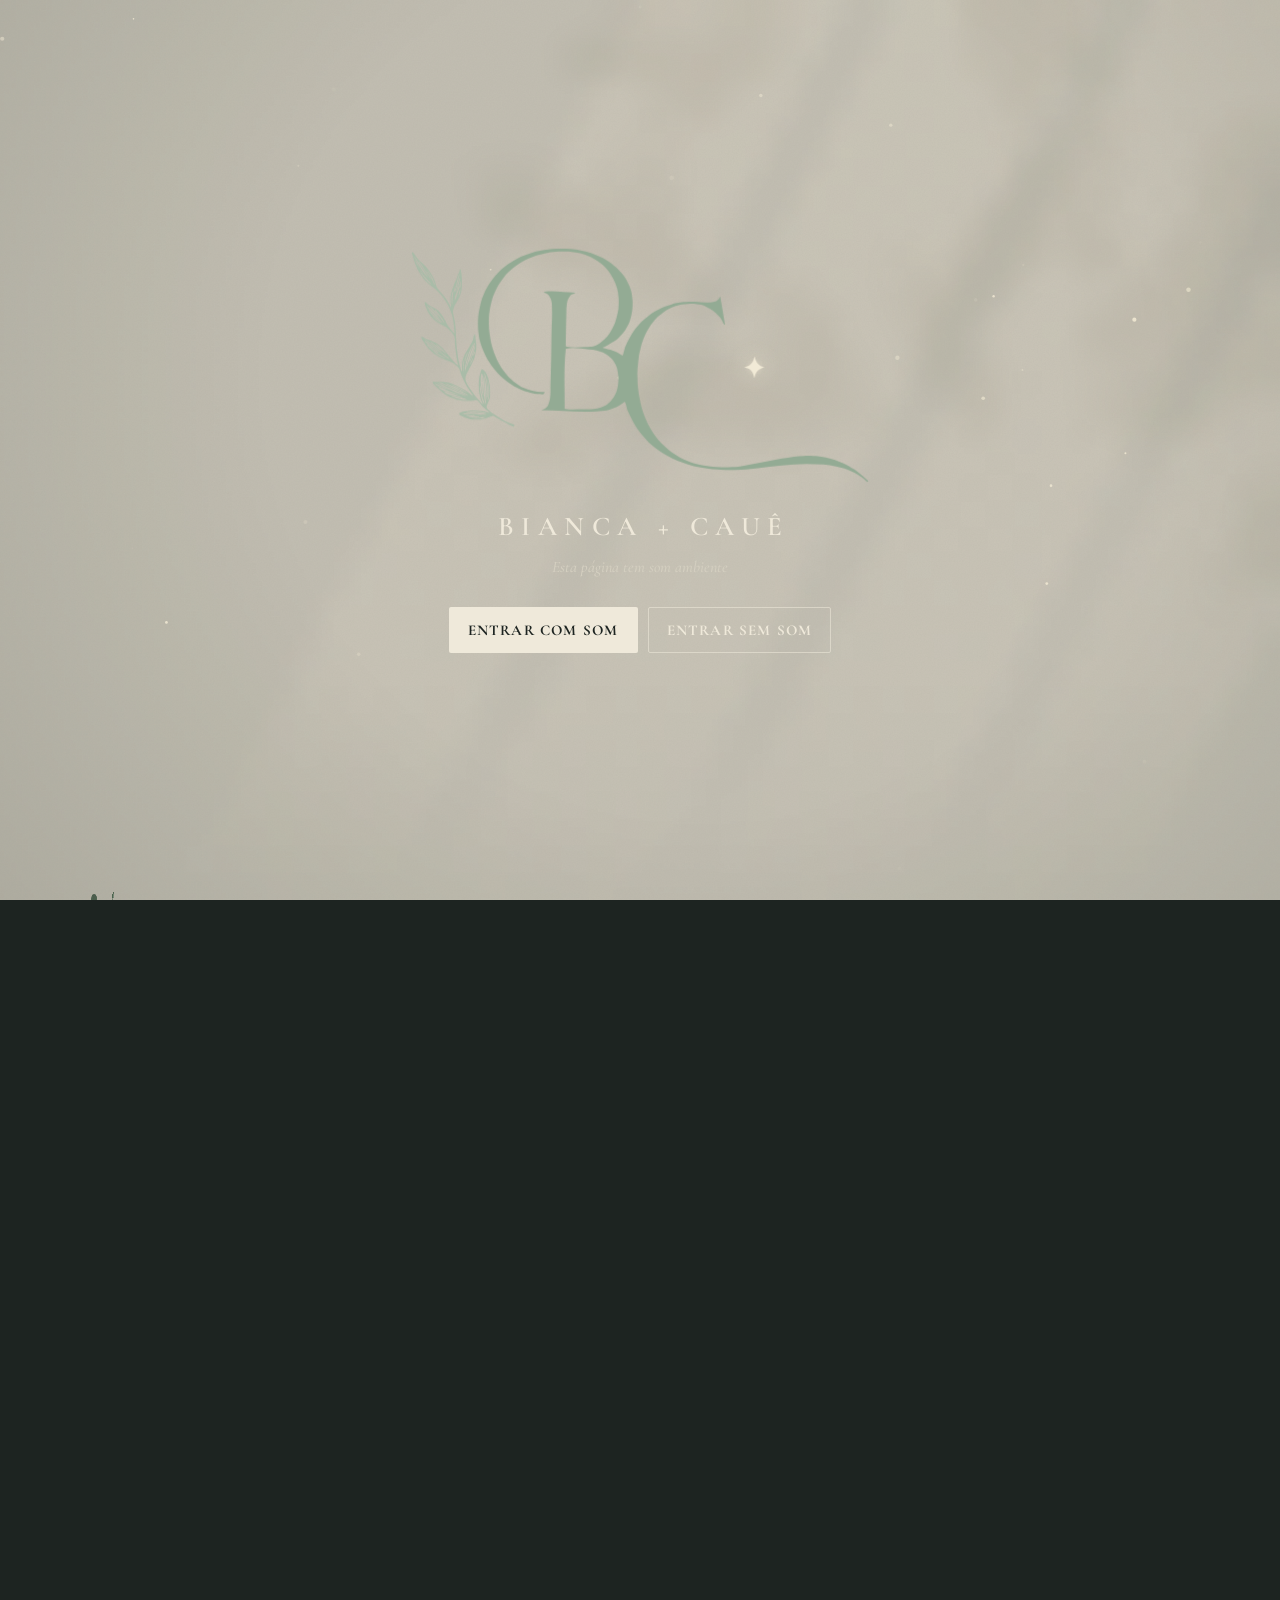
<file: index.html>
<!doctype html>
<html lang="pt-BR">
<head>
<meta charset="utf-8">
<meta name="viewport" content="width=device-width, initial-scale=1, viewport-fit=cover">
<title>Bianca + Cauê, 02 de dezembro de 2026</title>
<meta name="description" content="Te convidamos para celebrar o nosso casamento. Almoço na quarta-feira, 02 de dezembro de 2026, às 13h30, no Rio de Janeiro.">
<meta name="theme-color" content="#1d2421">

<!-- Prévia do link no WhatsApp -->
<meta property="og:type" content="website">
<meta property="og:title" content="Bianca + Cauê">
<meta property="og:description" content="Te convidamos para celebrar o nosso casamento. 02 de dezembro de 2026.">
<meta property="og:url" content="https://caueissa.github.io/convite-bianca-caue/">
<meta property="og:image" content="https://caueissa.github.io/convite-bianca-caue/convite-final.jpg?v=3">
<meta property="og:image:width" content="1080">
<meta property="og:image:height" content="1350">
<meta property="og:image:alt" content="Convite de casamento de Bianca e Cauê, com ramo de eucalipto">

<link rel="preconnect" href="https://fonts.googleapis.com">
<link rel="preconnect" href="https://fonts.gstatic.com" crossorigin>
<link href="https://fonts.googleapis.com/css2?family=Cormorant+Garamond:ital,wght@0,500;0,600;0,700;1,300;1,500&family=Bodoni+Moda:opsz,wght@6..96,500&display=swap" rel="stylesheet">
<link rel="stylesheet" href="estilo.css?v=3">
<script>document.documentElement.classList.add("js");</script>
</head>
<body>
  <!-- Cenário: parede, monograma, ramo, luz e poeira -->
  <div id="palco" aria-hidden="true">
    <div class="parede"></div>
    <!-- Monograma atrás do nome (o mesmo da entrada): surge com a rolagem, o raminho vem
         da esquerda e a estrela da direita; depois o raminho balança e a estrela cintila -->
    <div id="mono">
      <svg class="mono-logo" viewBox="0 0 2166 1114" xmlns="http://www.w3.org/2000/svg" focusable="false">
        <g class="mono-ramo"><path class="mn-ramo" fill-rule="evenodd" d="M10 25c1 0 1 0 2 0 0 1 1 1 2 1 8 8 13 18 20 27 3 4 8 9 12 13 9 9 20 18 29 27 5 6 10 12 14 18 5 8 10 15 15 23 3 5 5 11 8 16 2 4 3 8 5 12 3 8 5 17 8 25 1 3 3 7 5 9 4 7 10 12 15 18 7 8 14 16 20 24 6 9 12 18 17 27 3 5 5 11 8 15 0 1 1 2 2 3 0-1 1-1 1-2 1-7-2-14-2-21 0-10-1-20 0-29 1-7 3-14 5-21 2-10 6-19 10-29 1-5 3-11 6-16 2-5 5-9 7-14 1-4 2-7 3-11 3-9 8-18 11-27 0-2 0-4 1-6 0-1 1-1 2-2 1 0 2 1 3 2 2 14 5 29 5 44 1 7 1 14 0 21 0 11 0 22-2 33 0 4-2 8-3 12-2 6-4 12-6 17-7 16-17 29-24 44-2 5-4 11-5 16-1 3-2 6-2 9 0 5 1 10 2 15 2 14 7 27 8 40 4 31 4 62 6 93 2 19 3 37 6 55 2 18 5 35 10 52 1 3 2 5 3 8 1 5 2 9 3 14 1 2 1 4 3 5 0 1 0 1 1 1 0 0 0-1 0-1 2-7 0-14 0-22 0-5 1-11 2-17 0-6 1-11 3-16 1-4 2-8 4-12 1-4 3-7 4-11 9-17 21-33 30-51 3-5 6-10 8-16 3-8 3-17 7-25 0-1 1-2 2-3 1 0 1 0 2 0 1 1 1 2 1 3 1 4 1 8 1 12 1 11 3 21 4 32 0 8 0 17-1 25-1 7-2 14-4 21-1 5-2 10-3 15-3 10-7 19-12 28-6 14-15 28-22 42-2 4-5 9-6 13-1 4-2 7-3 11 0 2 0 5 0 7 0 4 0 8 2 11 4 12 11 22 18 33 6 9 12 18 19 27 6 8 12 16 18 23 6 7 12 15 18 21 2 2 4 3 6 5 0-1 0-1 0-1 0-1 0-3-1-4-1-4-4-7-5-11-1-2-2-4-3-7-2-8-4-17-6-26-2-9-3-18-3-28-1-8-1-17 0-26 0-8 1-16 2-24 1-7 3-14 5-20 1-5 2-10 4-15 1-1 2-2 2-2 1-1 2-1 3-1 2 1 5 3 7 5 4 4 8 8 11 13 3 5 5 11 7 16 2 7 5 13 6 20 3 11 4 22 5 32 1 11 1 22 1 33 0 4 0 9-1 13-1 5-3 11-5 16-2 6-6 12-8 18-1 5-3 9-2 14 0 2 0 3 1 5 4 5 9 8 13 11 7 6 15 12 23 17 9 7 19 13 29 19 11 7 23 14 35 19 9 4 20 4 28 10 1 0 1 1 1 1 1 1 1 2 1 2-1 2-2 3-3 5-2 0-4 0-7-1-13-4-24-11-36-18-19-9-36-21-54-31-1 0-2 0-4 1-8 2-16 6-24 8-5 2-10 4-16 5-5 1-11 2-17 3-9 1-19 1-28 1-6 0-11-1-17-2-6-1-11-2-17-4-5-2-10-4-15-6-5-2-11-4-16-7-2-2-4-3-6-5 0-1 0-1-1-2 1-1 1-2 1-3 1-2 3-3 5-4 4-2 9-3 13-5 7-1 14-2 21-3 5-1 10-1 16-2 11 0 22 0 34 1 9 1 18 2 27 3 8 2 17 5 25 7 1 0 1 0 1 0 0 0 0-1-1-1-8-10-20-17-29-26-11-10-17-25-30-33-1 0-2 0-3 0-4 0-8 1-11 2-9 1-17 1-26 1-6 0-13 0-20 0-11-1-21-3-32-5-9-3-18-6-26-9-8-3-15-7-22-11-6-3-11-6-16-10-8-6-15-12-22-19-8-7-16-14-23-22-2-3-5-5-6-9-1-1 0-2-1-3 1 0 2-1 2-1 5 0 9 1 13 1 9 0 18-2 27-1 6 0 13 1 19 2 7 1 14 2 21 4 8 3 17 7 25 10 6 3 13 6 19 10 12 6 24 13 36 20 9 6 17 14 27 19 0 0 1 0 2 1 0-1 0-1 [base64] 0-1 0-2 0-3 1 0 2 0 3-1 7 4 13 9 20 12 12 6 26 9 38 15 7 3 14 7 20 11 5 3 8 7 12 10 5 5 11 10 16 16 13 15 25 31 38 46 8 9 14 19 24 24 1 1 2 0 2 1 0-1 1-2 1-2-1-3-2-5-3-7-4-16-6-32-8-48-2-16-4-32-5-48 0-8 0-15-1-23 0-2-1-4-1-7-1-1-1-2-2-4-3-5-6-10-10-15-4-4-8-9-13-13-7-6-14-11-22-16-13-8-27-15-40-24-6-5-12-11-18-17-2-2-4-4-5-6-4-5-8-10-11-15-4-6-7-13-10-20-2-5-4-10-6-15-1-4-3-9-3-13 0-1 1-2 1-3 1 0 2 0 3 0 6 3 9 9 14 12 9 6 20 10 29 16 4 2 8 4 11 7 4 3 8 6 11 10 6 6 11 13 16 20 8 12 14 26 21 39 3 4 6 9 9 13 7 11 16 20 24 30 0-1 1-2 [base64] 0-1 1-2 1-3zM20 46c0 1 0 1 0 2 1 3 3 5 4 7 6 11 12 22 19 32 12 18 22 39 38 54 1 0 1 1 2 1 0-1 0-2-1-3 0-1-2-2-3-3-5-8-10-17-15-25-12-19-24-39-37-57-2-3-5-5-7-8zM24 62c1 3 2 6 3 9 1 3 3 5 4 8 3 5 7 10 11 15 1 2 3 4 5 6-7-12-15-25-23-38zM39 67c13 20 28 39 39 60 1 1 1 2 1 3 1 1 2 3 3 4 1 0 1 0 1 0-1-2-1-4-2-6-3-6-6-11-9-16-5-8-10-15-14-23-3-4-6-8-9-12-2-3-4-5-6-8-1-1-3-1-4-2zM41 99c0 0 0 1 0 1 1 1 2 2 4 3-2-1-3-3-4-4zM72 104c7 14 13 28 21 41 2 2 3 4 5 6 0-1 0-2-1-4-2-6-5-11-9-16-4-8-8-17-14-24 0-1-1-2-2-3zM46 105c2 4 4 8 7 11 3 4 6 8 9 12 0-1 0-2 0-2 0-2-2-4-3-5-4-6-9-11-13-16zM80 109c8 14 15 27 22 41 3 7 6 15 9 21 2 4 4 6 6 10 0-2 0-4-1-6-1-5-3-9-5-14-2-5-4-10-6-15-4-7-8-13-12-20-2-4-4-7-7-10-2-3-4-5-6-7zM47 115c0 1 0 1 1 2 1 4 4 8 6 11 5 7 10 14 15 20 5 6 10 11 15 16 4 4 8 8 12 11 1 1 3 1 4 2 0-1-1-3-2-4-6-9-16-16-23-25-10-10-19-22-28-33zM232 130c-1 2-2 3-3 4-4 9-6 19-8 29-3 11-4 22-7 33-1 3-2 5-3 8 0 3 1 5 1 8 2-7 5-13 6-20 4-14 7-29 10-43 1-4 3-8 4-13 1-1 1-3 1-5 0 0-1 0-1-1zM233 146c-1 5-3 10-5 15-3 14-5 28-9 42-1 4-3 7-3 11-1 1 0 2 0 2 3-8 6-16 9-25 3-9 5-18 7-27 1-5 2-9 3-14 0-1-1-3-1-4 0 0 0 0-1 0zM239 160c-1 2-2 4-2 6-1 6-1 11-1 17-1 4-3 8-3 12 0 1 1 2 1 2 0 0 1-1 1-1 3-7 4-14 5-21 0-3 0-6 0-9 0-2 0-4-1-6zM233 175c0 1-1 2-2 3-2 6-3 12-5 18-5 17-15 33-16 50 0 2 0 3 1 4 0 0 1-1 2-1 1-2 1-3 2-5 5-12 9-24 12-36 3-9 6-18 6-28 1-2 0-3 0-5zM213 181c-2 6-4 12-5 18-1 4-3 8-2 12 0 1 0 1 0 2 1-1 1-1 2-2 1-2 2-5 3-7 0-3 0-7 0-10 1-4 2-8 3-12 0 0 0-1-1-1zM237 200c-1 0-1 1-2 1-4 9-5 20-7 30 1-1 2-1 2-2 1-2 2-4 3-6 2-6 4-13 4-20 0-1 0-2 0-3zM203 208c-1 2-3 4-4 6-1 5-2 11-3 16-1 12-1 24 0 36 0 2 1 3 1 5 1 0 1-1 1-1 1-2 1-3 1-5 1-6 0-12 1-18 0-12 3-24 3-36 0-1 0-2 0-3zM79 277c1 2 2 4 3 6 2 3 4 6 7 9 6 8 12 15 19 22 6 6 12 12 18 17 6 4 12 9 17 13-1-2-1-3-3-5-17-21-37-40-56-59-1-1-2-2-3-3-1 0-1 0-2 0zM91 282c1 1 2 3 3 4 5 7 12 12 18 18 5 6 10 12 16 18 2 2 3 5 6 6 0 0 1 1 1 1 0-1 0-2 0-2-1-3-3-5-5-7-8-10-15-21-24-30-3-3-6-5-10-6-1-1-3-2-5-2zM86 295c1 1 1 2 1 3 2 4 6 8 9 12 5 6 11 12 16 17 10 9 21 18 32 26 3 2 6 3 9 5-1-2-2-3-3-4-11-12-26-20-38-32-9-8-17-18-26-27zM117 296c0 0 0 1 0 2 4 11 15 19 22 29 6 8 10 16 16 23 1 2 3 5 5 6 1 1 2 1 3 2-3-5-6-11-9-16-3-6-7-11-11-16-6-9-13-18-20-26-2-1-3-3-4-4-1 0-2 0-2 0zM105 325c0 0 0 0 0 1 1 2 3 4 4 5 4 4 7 8 11 11 6 5 13 10 20 14 2 1 4 1 6 2-7-5-14-10-20-15-7-6-14-12-21-18zM69 437c1 1 2 3 3 4 4 3 9 5 13 8 22 16 40 35 61 51 9 8 18 15 28 22 4 2 7 4 11 6-3-3-5-6-7-8-2-2-4-3-6-4-24-18-45-38-68-57-5-4-10-7-15-11-6-4-11-8-18-11-1 0-1 0-2 0zM70 444c0 0 0 2 1 2 2 3 4 4 6 6 12 11 23 20 36 30 3 3 7 5 10 8 4 2 7 5 11 6 1 1 1 1 2 1-1-2-2-3-4-5-4-4-9-7-14-10-11-9-21-19-32-28-2-2-4-3-6-5-3-2-7-4-10-5zM97 448c0 1 0 2 0 2 3 2 6 4 8 6 15 12 28 26 44 36 1 1 2 1 3 2-1-1-1-2-1-2-10-13-24-23-37-34-3-3-6-5-9-7-2-1-3-2-5-3-1 0-2 0-3 0zM303 453c0 1-1 2-2 3-3 6-4 13-6 19-2 5-5 10-7 14-4 10-7 20-10 29-3 10-6 20-9 30-1 6-2 13-3 19 1-1 2-2 2-4 2-4 3-8 4-13 2-4 4-9 6-13 9-26 20-52 26-79 1-1 1-2 1-4 0 0-1 0-2-1zM298 455c-6 12-12 23-17 34-4 8-7 16-9 24-3 9-6 18-8 27-2 9-4 17-5 26 0 6 0 12 0 18 0-1 1-1 1-2 5-10 4-22 6-33 3-10 5-20 9-31 4-12 8-24 13-36 2-5 5-9 7-15 1-4 2-8 3-12zM121 458c0 1 0 1 0 1 8 8 15 16 23 23 8 7 14 14 23 20 0 0 1 1 2 1 0 0 0-1 0-1-1-4-5-6-7-9-4-5-9-9-13-14-6-5-12-11-19-16-3-2-6-3-9-5zM79 459c2 3 3 6 5 8 4 4 8 7 12 11 10 7 20 14 30 20 3 2 7 3 10 5-2-2-4-4-6-6-7-5-15-10-23-15-8-7-15-16-25-22-1 0-2-1-3-1zM305 467c-3 6-5 13-7 19-5 14-8 28-13 42-1 2-3 4-4 6 0 2 0 4 0 5 0 0 1 0 1-1 2-1 2-3 3-5 4-9 7-17 11-26 3-9 5-19 8-29 1-3 2-7 2-10 0-1 0-1 0-1-1 0-1 0-1 0zM304 491c-2 6-5 13-7 19 0 2 0 3 0 4 2-3 5-6 6-10 2-3 2-7 2-11 0-1 0-1-1-2zM109 491c1 1 1 2 2 3 2 2 3 3 5 4 6 5 12 9 19 13 7 4 15 8 23 11 2 1 5 2 8 3-2-2-4-4-7-5-7-5-16-8-23-13-8-4-15-10-22-14-2-1-3-1-5-2zM271 496c-1 1-2 2-2 3-2 2-3 5-4 8-2 4-3 7-4 11-1 7-2 13-3 20-1 4-1 8-1 11 3-11 5-22 8-34 2-5 5-10 6-15 0-1 0-2 0-4zM295 524c-3 6-6 13-9 19-1 3-2 5-3 7 0 1 1 2 1 2 2-3 4-6 5-9 2-3 4-7 5-11 1-2 2-4 2-6 0 0 0-1 0-2 0 0 0 0-1 0zM256 527c-1 1-2 2-2 3-1 2-1 3-1 4-2 8-3 16-4 23 0 6 0 12 0 18 0 4 0 7 1 11 0 1 0 2 1 3 0-11 0-21 1-32 1-10 3-20 4-30zM273 568c0 1-1 1-1 2 0 1-1 2-1 3 1-1 2-1 2-2 0-1 0-2 0-3zM349 595c3 11 6 23 9 35 1 5 2 10 2 16 2 11 2 22 3 33 0 11 0 21 0 32 1-1 2-2 2-3 1-4 1-9 1-14 0-6 0-12 0-18 0-8-1-16-2-24-1-11-2-22-5-32-2-7-3-15-7-22 0-1-2-2-3-3zM336 596c0 1-1 2-1 2-1 3-1 6-1 8-1 6-1 11-1 16-1 10 0 20 1 30 1 8 2 16 3 24 2 7 3 14 5 20 1 3 2 6 3 9-1-12-3-24-3-36-2-24 2-48-4-71 0-1 0-1-1-2 0 0 0 0-1 0zM342 597c0 1 0 1-1 2-4 20 1 41 3 61 1 21 4 43 8 64 0 3 1 7 2 10 0 2 1 4 2 6 0-2 1-5 1-7 0-12-3-24-4-36-1-8-1-16-2-24-2-22-3-45-7-67 0-3-1-6-2-9zM348 605c2 23 3 47 5 71 1 12 2 25 4 37 0 2 1 3 1 5 1 0 1 0 1 1 1-9 1-19 1-28 0-9 0-19-1-29-1-7-2-14-3-21-1-7-2-14-4-22-1-5-3-9-4-14zM364 625c0 1 0 2 0 3 0 1 0 2 1 3 2 10 3 21 4 31 0 10 0 20 0 29 0 6 0 11-1 17-1 4-2 8-3 12 0 1 1 2 1 3 1-2 2-3 3-6 1-3 2-6 2-9 2-11 2-22 2-33-1-11-2-22-4-33-1-4-1-8-3-12 0-1-1-3-2-5zM141 640c-1 0-2 0-3 0 0 1 0 1 0 2 10 4 20 7 30 12 15 6 29 15 44 22 14 6 28 11 42 17 5 2 9 4 14 5 1 1 3 1 4 1-1-1-2-3-4-4-14-9-31-12-47-19-21-10-41-21-62-31-3-1-6-3-9-4-3 0-6-1-9-1zM164 642c2 2 4 4 6 5 12 7 24 12 36 18 8 4 16 8 25 11 5 3 11 6 16 7 2 1 3 1 5 1-5-3-10-6-16-9-15-9-31-17-48-24-6-3-13-6-20-8-1 0-3 0-4-1zM118 643c-1 0-1 1-1 1 1 1 1 2 2 3 4 3 9 6 14 9 14 7 29 12 43 17 3 1 6 1 8 2-22-11-44-21-66-32zM127 643c2 1 4 3 7 4 25 14 52 26 79 37 8 3 15 6 23 9 8 2 15 6 24 8 1 0 3 0 4 0-2-1-3-2-5-3-12-6-25-9-37-15-22-9-43-21-66-31-8-3-16-7-24-9-2 0-4 0-5 0zM193 649c2 1 3 2 5 3 11 7 23 11 35 17 8 5 16 10 25 14 3 2 7 3 10 4-2-1-4-3-7-5-6-4-12-8-19-12-6-3-12-6-18-9-8-4-15-8-23-10-3-1-6-1-8-2zM330 650c0 5-1 10-1 14 1 12 3 25 5 36 2 9 4 17 7 25 2 4 3 8 6 11 0 2 1 3 2 4 0-2 0-5 0-7-1-6-4-12-6-19-3-9-5-18-7-28-2-10-2-21-5-31 0-2-1-3-1-5zM134 659c0 1 0 1-1 1 1 1 2 2 3 3 3 3 6 6 9 8 5 3 11 5 16 8 5 2 9 3 14 5 12 4 25 6 37 10 7 2 13 5 20 7 3 0 5 1 7 1-1 0-2 0-3-1-6-1-11-5-16-7-29-13-58-23-86-35zM160 683c0 1 1 2 2 2 3 3 8 5 12 7 7 2 14 4 21 6 12 4 25 7 38 10 4 1 8 2 12 2 1 1 3 0 4 0-3-1-6-2-9-3-8-3-17-6-26-9-17-5-34-12-51-15-1 0-2 0-3 0zM191 701c4 2 7 5 11 6 10 4 21 7 32 9 5 1 11 2 16 3 6 0 12 2 18 0 0 0 1 0 1-1 0 0 0 0-1 0-15-7-32-6-48-10-8-1-16-4-24-6-2 0-3 0-5-1zM295 775c-8 1-16 1-24 2-2 0-4 1-5 1-1 0-1 1-1 1 1 0 1 0 2 1 12 2 25-2 37-1 19 0 37 3 55 4-1 0-3-1-4-2-8-2-16-3-23-4-6-1-11-1-17-1-7-1-13-1-20-1zM279 782c-8 0-17 0-25 2-2 0-5 1-7 2 0 0-1 1-1 1 1 0 1 0 2 0 11 2 23-1 35-1 24 0 49 5 73 3 2 0 3-1 5-1-1-1-2-1-4-1-14-3-28-4-42-5-5 0-10 0-16-1-7 0-13 1-20 1zM293 790c4 0 8 0 13 0-2 0-4 0-6-1-3 0-5 1-7 1zM318 791c0 1 1 1 1 1 3 0 6 1 9 1 3 0 7 0 11-1-2 0-5-1-7-1-5 0-9 0-14 0zM264 792c-1 0-1 0-2 0 0 1 1 1 1 2 3 0 5 1 8 1 9 1 18 2 28 2 6 0 12-1 17-1-5-1-11-2-16-2-12-2-24-4-36-2zM357 794c-1 0-2 1-3 1 1 0 1 0 2 0 1 0 3 0 4-1-1 0-2 0-3 0zM276 799c0 0-1 1-1 1 1 0 3 1 4 1 7 1 15 1 23 1 6 1 12 1 19 0 2-1 4-2 6-2-3 0-6-1-8-1-15-1-29 0-43 0zM349 801c-9 0-19 3-28 4-11 1-21 1-32 1 5 0 9 1 14 2 9 0 19 0 28-1 6 0 11-1 17-3 1-1 3-1 4-2-1 0-2-1-3-1z"/></g>
        <path class="mn-letras" fill-rule="evenodd" d="M733 8c16 1 32 1 48 3 15 3 31 6 46 10 17 4 33 10 48 16 11 4 22 9 33 15 13 8 26 16 39 24 8 7 16 13 24 20 7 6 12 12 18 19 7 7 13 14 19 22 7 10 13 21 18 32 4 7 7 15 10 23 4 9 6 19 8 29 2 12 3 25 4 37 0 11 0 22-1 33-1 9-2 18-4 26-3 14-6 27-11 40-6 12-12 24-20 36-7 10-15 19-24 28-5 6-10 10-16 15-7 5-14 10-21 14-7 5-15 10-23 14-7 4-15 7-22 10 16 5 34 8 50 14 7 2 13 5 20 9 8 4 15 9 23 14 1-1 2-2 3-2 4-13 7-26 11-39 3-7 6-14 9-21 5-9 9-18 14-26 5-10 11-19 17-28 6-8 13-16 20-24 6-7 12-14 18-20 9-8 18-16 27-23 10-8 21-16 32-23 9-5 17-10 27-14 8-4 16-8 24-11 10-4 20-7 30-10 7-3 15-5 24-6 10-2 20-4 31-5 8-1 17-1 25-2 11 0 21 0 32 0 18 1 36 4 54 4 8 0 16 0 24-1 7-1 15-2 22-6 4-2 7-6 10-9 2-3 4-7 6-11 1 0 2 1 2 1 8 44 15 88 22 132-2 0-3-1-4-2-6-7-8-17-14-25-4-6-8-11-13-16-8-9-17-17-27-25-8-6-18-12-27-16-8-5-17-8-26-11-7-2-14-3-21-3-15-2-29-2-43-1-10 0-20 2-29 3-10 2-19 4-29 7-12 4-24 9-35 15-8 4-16 10-23 15-8 6-15 12-23 18-6 6-13 13-19 20-11 13-21 27-29 41-10 16-17 34-24 51-4 10-7 21-10 31-3 14-6 27-9 40-3 23-5 46-7 68-1 14-1 28 0 42 0 13 0 27 2 41 2 23 6 46 11 69 2 11 5 22 8 32 3 11 7 22 11 33 5 11 9 22 14 33 5 10 11 21 16 30 6 10 13 20 19 29 5 7 11 15 16 21 9 10 17 19 27 28 8 8 17 16 26 23 6 5 12 9 18 13 7 5 15 10 24 15 8 4 16 9 24 13 11 5 23 10 34 14 9 3 18 6 28 8 13 4 27 7 41 9 11 2 22 4 33 5 13 1 27 2 41 2 17 1 35 0 53-1 12 0 24-2 36-3 17-3 34-6 50-9 50-8 99-19 148-28 19-3 37-6 56-9 15-1 31-3 46-3 15-1 30-1 46 0 7 0 14 0 22 1 10 1 21 3 31 5 16 3 33 8 49 13 12 4 23 9 35 14 10 5 21 10 31 15 8 5 17 11 26 16 8 6 16 12 24 18 14 11 26 23 39 34 1 1 1 3 1 4-1 1-2 1-2 2-1-1-2-1-3-1-7-4-13-11-19-16-12-9-25-18-38-25-10-5-20-10-31-14-6-3-13-5-19-7-13-4-26-7-39-10-19-4-39-7-59-9-26-2-53-3-79-3-21 0-41 1-61 3-76 5-151 17-227 23-16 1-32 2-48 3-16 0-33 0-49 0-11 [base64] 0-1-1-1-2-2-8 6-16 12-25 17-8 5-16 9-25 12-10 4-20 7-30 10-10 2-19 4-29 4-17 2-34 3-52 3-76 1-152-4-229-6 0 0 0-1 1-2 5-3 12-4 17-8 3-3 6-6 9-9 3-5 5-10 6-15 3-7 5-15 6-22 3-19 2-38 2-57 3-84 4-168 5-253 1-40 4-80 2-120 0-7 0-14-1-21-1-6-3-11-4-16-3-6-5-12-8-16-3-4-6-7-9-9-5-3-11-4-15-8 0 0-1-1-1-2 1 0 2 0 3-1 48-6 96 3 144 5 0 1 0 1-1 2-5 3-11 4-16 7-4 3-7 7-10 11-4 5-6 11-8 16-2 6-3 12-4 18-2 14-2 27-2 41-2 52-2 105-3 157 2 1 4 2 6 3 28 5 57 2 86 1 8 0 16 0 24-1 3 0 7-1 11-2 6-2 12-3 17-6 6-3 12-6 18-10 6-5 13-10 18-15 6-6 11-11 16-17 5-6 10-13 14-20 5-7 9-15 13-23 3-7 6-14 9-21 3-9 6-18 8-27 3-12 6-24 8-37 0-6 1-12 1-17 1-11 1-23 0-34-1-9-2-18-3-27-1-7-3-14-5-21-3-9-5-18-9-26-6-13-12-26-20-38-6-10-13-19-20-27-7-8-15-15-23-22-10-9-21-17-33-23-9-6-19-11-30-15-14-6-28-10-43-14-11-2-21-4-32-5-11-2-22-2-33-2-15-1-30 0-44 1-18 1-36 4-53 8-13 2-26 6-39 10-12 4-25 9-37 14-12 5-23 11-34 18-14 8-26 17-39 27-8 6-16 14-24 21-7 7-14 15-20 23-9 12-19 25-27 39-6 11-11 22-16 33-3 7-6 14-9 22-3 8-5 17-7 26-4 14-6 28-8 42-2 13-3 26-3 38 0 15 0 29 1 44 2 16 4 33 7 49 2 11 4 22 7 32 5 17 11 34 18 51 4 10 9 20 15 30 6 12 14 24 22 35 8 10 16 20 24 29 7 7 15 13 22 20 10 7 20 15 30 21 6 4 13 7 20 10 5 3 11 5 18 7 8 3 16 5 25 7 6 1 12 2 18 3 12 1 23 1 35 2 1 0 1 1 1 2-3 3-5 6-8 9-9-1-19 [base64] 0-32 1-48 1-11 3-22 5-33 3-18 8-36 13-53 5-12 10-24 15-35 6-11 12-22 18-32 6-8 11-17 17-24 10-13 20-25 32-36 12-12 27-23 41-34 8-5 16-11 25-16 11-6 22-12 34-18 17-7 35-13 53-19 12-4 25-7 38-9 12-3 25-5 38-6 12-2 24-3 37-4 15 0 31 0 46 0zM735 479c-1 0-1 1-2 1 0 2 0 3 0 4-10 92-4 184-5 277 1 0 2 1 3 1 27 5 55 2 83 2 17 0 33 1 50-1 11-1 23-3 34-7 6-2 12-4 17-7 5-3 10-6 14-9 6-5 13-10 18-17 6-7 11-14 16-23 3-6 6-13 9-20 3-10 6-20 7-30 2-12 2-24 2-36-1-11-2-21-4-32-1-7-3-14-6-21-2-5-4-10-7-14-2-4-5-9-7-12-4-6-9-11-14-15-5-5-11-10-18-14-5-3-11-6-16-9-10-4-20-7-30-10-12-2-23-3-35-4-36-3-73-12-109-4z"/>
        <g class="mono-estrela"><path class="mn-estrela" d="M1622 517c1 1 2 1 2 1 2 6 2 12 5 17 2 5 4 10 8 14 4 4 9 8 14 11 6 3 12 5 18 7-6 2-13 3-18 6-5 2-9 5-12 8-4 4-7 8-10 12-4 8-5 17-8 25-2-7-3-14-5-20-3-6-6-11-10-16-3-3-6-6-10-8-7-4-15-6-22-9 8-2 16-3 23-7 4-2 7-5 10-9 4-4 7-8 9-13 3-6 4-12 6-19z"/></g>
      </svg>
    </div>
    <canvas id="c-ramo"></canvas>
    <canvas id="c-luz"></canvas>
    <div class="grao"></div>
    <canvas id="c-poeira"></canvas>
  </div>

  <div id="entrada" role="dialog" aria-labelledby="entrada-nome">
    <!-- Monograma do casal (o mesmo da lista de presentes): o raminho balança e a estrela cintila -->
    <svg class="entrada-logo" viewBox="0 0 2166 1114" xmlns="http://www.w3.org/2000/svg" aria-hidden="true" focusable="false">
      <path class="lg-ramo" fill-rule="evenodd" d="M10 25c1 0 1 0 2 0 0 1 1 1 2 1 8 8 13 18 20 27 3 4 8 9 12 13 9 9 20 18 29 27 5 6 10 12 14 18 5 8 10 15 15 23 3 5 5 11 8 16 2 4 3 8 5 12 3 8 5 17 8 25 1 3 3 7 5 9 4 7 10 12 15 18 7 8 14 16 20 24 6 9 12 18 17 27 3 5 5 11 8 15 0 1 1 2 2 3 0-1 1-1 1-2 1-7-2-14-2-21 0-10-1-20 0-29 1-7 3-14 5-21 2-10 6-19 10-29 1-5 3-11 6-16 2-5 5-9 7-14 1-4 2-7 3-11 3-9 8-18 11-27 0-2 0-4 1-6 0-1 1-1 2-2 1 0 2 1 3 2 2 14 5 29 5 44 1 7 1 14 0 21 0 11 0 22-2 33 0 4-2 8-3 12-2 6-4 12-6 17-7 16-17 29-24 44-2 5-4 11-5 16-1 3-2 6-2 9 0 5 1 10 2 15 2 14 7 27 8 40 4 31 4 62 6 93 2 19 3 37 6 55 2 18 5 35 10 52 1 3 2 5 3 8 1 5 2 9 3 14 1 2 1 4 3 5 0 1 0 1 1 1 0 0 0-1 0-1 2-7 0-14 0-22 0-5 1-11 2-17 0-6 1-11 3-16 1-4 2-8 4-12 1-4 3-7 4-11 9-17 21-33 30-51 3-5 6-10 8-16 3-8 3-17 7-25 0-1 1-2 2-3 1 0 1 0 2 0 1 1 1 2 1 3 1 4 1 8 1 12 1 11 3 21 4 32 0 8 0 17-1 25-1 7-2 14-4 21-1 5-2 10-3 15-3 10-7 19-12 28-6 14-15 28-22 42-2 4-5 9-6 13-1 4-2 7-3 11 0 2 0 5 0 7 0 4 0 8 2 11 4 12 11 22 18 33 6 9 12 18 19 27 6 8 12 16 18 23 6 7 12 15 18 21 2 2 4 3 6 5 0-1 0-1 0-1 0-1 0-3-1-4-1-4-4-7-5-11-1-2-2-4-3-7-2-8-4-17-6-26-2-9-3-18-3-28-1-8-1-17 0-26 0-8 1-16 2-24 1-7 3-14 5-20 1-5 2-10 4-15 1-1 2-2 2-2 1-1 2-1 3-1 2 1 5 3 7 5 4 4 8 8 11 13 3 5 5 11 7 16 2 7 5 13 6 20 3 11 4 22 5 32 1 11 1 22 1 33 0 4 0 9-1 13-1 5-3 11-5 16-2 6-6 12-8 18-1 5-3 9-2 14 0 2 0 3 1 5 4 5 9 8 13 11 7 6 15 12 23 17 9 7 19 13 29 19 11 7 23 14 35 19 9 4 20 4 28 10 1 0 1 1 1 1 1 1 1 2 1 2-1 2-2 3-3 5-2 0-4 0-7-1-13-4-24-11-36-18-19-9-36-21-54-31-1 0-2 0-4 1-8 2-16 6-24 8-5 2-10 4-16 5-5 1-11 2-17 3-9 1-19 1-28 1-6 0-11-1-17-2-6-1-11-2-17-4-5-2-10-4-15-6-5-2-11-4-16-7-2-2-4-3-6-5 0-1 0-1-1-2 1-1 1-2 1-3 1-2 3-3 5-4 4-2 9-3 13-5 7-1 14-2 21-3 5-1 10-1 16-2 11 0 22 0 34 1 9 1 18 2 27 3 8 2 17 5 25 7 1 0 1 0 1 0 0 0 0-1-1-1-8-10-20-17-29-26-11-10-17-25-30-33-1 0-2 0-3 0-4 0-8 1-11 2-9 1-17 1-26 1-6 0-13 0-20 0-11-1-21-3-32-5-9-3-18-6-26-9-8-3-15-7-22-11-6-3-11-6-16-10-8-6-15-12-22-19-8-7-16-14-23-22-2-3-5-5-6-9-1-1 0-2-1-3 1 0 2-1 2-1 5 0 9 1 13 1 9 0 18-2 27-1 6 0 13 1 19 2 7 1 14 2 21 4 8 3 17 7 25 10 6 3 13 6 19 10 12 6 24 13 36 20 9 6 17 14 27 19 0 0 1 0 2 1 0-1 0-1 [base64] 0-1 0-2 0-3 1 0 2 0 3-1 7 4 13 9 20 12 12 6 26 9 38 15 7 3 14 7 20 11 5 3 8 7 12 10 5 5 11 10 16 16 13 15 25 31 38 46 8 9 14 19 24 24 1 1 2 0 2 1 0-1 1-2 1-2-1-3-2-5-3-7-4-16-6-32-8-48-2-16-4-32-5-48 0-8 0-15-1-23 0-2-1-4-1-7-1-1-1-2-2-4-3-5-6-10-10-15-4-4-8-9-13-13-7-6-14-11-22-16-13-8-27-15-40-24-6-5-12-11-18-17-2-2-4-4-5-6-4-5-8-10-11-15-4-6-7-13-10-20-2-5-4-10-6-15-1-4-3-9-3-13 0-1 1-2 1-3 1 0 2 0 3 0 6 3 9 9 14 12 9 6 20 10 29 16 4 2 8 4 11 7 4 3 8 6 11 10 6 6 11 13 16 20 8 12 14 26 21 39 3 4 6 9 9 13 7 11 16 20 24 30 0-1 1-2 [base64] 0-1 1-2 1-3zM20 46c0 1 0 1 0 2 1 3 3 5 4 7 6 11 12 22 19 32 12 18 22 39 38 54 1 0 1 1 2 1 0-1 0-2-1-3 0-1-2-2-3-3-5-8-10-17-15-25-12-19-24-39-37-57-2-3-5-5-7-8zM24 62c1 3 2 6 3 9 1 3 3 5 4 8 3 5 7 10 11 15 1 2 3 4 5 6-7-12-15-25-23-38zM39 67c13 20 28 39 39 60 1 1 1 2 1 3 1 1 2 3 3 4 1 0 1 0 1 0-1-2-1-4-2-6-3-6-6-11-9-16-5-8-10-15-14-23-3-4-6-8-9-12-2-3-4-5-6-8-1-1-3-1-4-2zM41 99c0 0 0 1 0 1 1 1 2 2 4 3-2-1-3-3-4-4zM72 104c7 14 13 28 21 41 2 2 3 4 5 6 0-1 0-2-1-4-2-6-5-11-9-16-4-8-8-17-14-24 0-1-1-2-2-3zM46 105c2 4 4 8 7 11 3 4 6 8 9 12 0-1 0-2 0-2 0-2-2-4-3-5-4-6-9-11-13-16zM80 109c8 14 15 27 22 41 3 7 6 15 9 21 2 4 4 6 6 10 0-2 0-4-1-6-1-5-3-9-5-14-2-5-4-10-6-15-4-7-8-13-12-20-2-4-4-7-7-10-2-3-4-5-6-7zM47 115c0 1 0 1 1 2 1 4 4 8 6 11 5 7 10 14 15 20 5 6 10 11 15 16 4 4 8 8 12 11 1 1 3 1 4 2 0-1-1-3-2-4-6-9-16-16-23-25-10-10-19-22-28-33zM232 130c-1 2-2 3-3 4-4 9-6 19-8 29-3 11-4 22-7 33-1 3-2 5-3 8 0 3 1 5 1 8 2-7 5-13 6-20 4-14 7-29 10-43 1-4 3-8 4-13 1-1 1-3 1-5 0 0-1 0-1-1zM233 146c-1 5-3 10-5 15-3 14-5 28-9 42-1 4-3 7-3 11-1 1 0 2 0 2 3-8 6-16 9-25 3-9 5-18 7-27 1-5 2-9 3-14 0-1-1-3-1-4 0 0 0 0-1 0zM239 160c-1 2-2 4-2 6-1 6-1 11-1 17-1 4-3 8-3 12 0 1 1 2 1 2 0 0 1-1 1-1 3-7 4-14 5-21 0-3 0-6 0-9 0-2 0-4-1-6zM233 175c0 1-1 2-2 3-2 6-3 12-5 18-5 17-15 33-16 50 0 2 0 3 1 4 0 0 1-1 2-1 1-2 1-3 2-5 5-12 9-24 12-36 3-9 6-18 6-28 1-2 0-3 0-5zM213 181c-2 6-4 12-5 18-1 4-3 8-2 12 0 1 0 1 0 2 1-1 1-1 2-2 1-2 2-5 3-7 0-3 0-7 0-10 1-4 2-8 3-12 0 0 0-1-1-1zM237 200c-1 0-1 1-2 1-4 9-5 20-7 30 1-1 2-1 2-2 1-2 2-4 3-6 2-6 4-13 4-20 0-1 0-2 0-3zM203 208c-1 2-3 4-4 6-1 5-2 11-3 16-1 12-1 24 0 36 0 2 1 3 1 5 1 0 1-1 1-1 1-2 1-3 1-5 1-6 0-12 1-18 0-12 3-24 3-36 0-1 0-2 0-3zM79 277c1 2 2 4 3 6 2 3 4 6 7 9 6 8 12 15 19 22 6 6 12 12 18 17 6 4 12 9 17 13-1-2-1-3-3-5-17-21-37-40-56-59-1-1-2-2-3-3-1 0-1 0-2 0zM91 282c1 1 2 3 3 4 5 7 12 12 18 18 5 6 10 12 16 18 2 2 3 5 6 6 0 0 1 1 1 1 0-1 0-2 0-2-1-3-3-5-5-7-8-10-15-21-24-30-3-3-6-5-10-6-1-1-3-2-5-2zM86 295c1 1 1 2 1 3 2 4 6 8 9 12 5 6 11 12 16 17 10 9 21 18 32 26 3 2 6 3 9 5-1-2-2-3-3-4-11-12-26-20-38-32-9-8-17-18-26-27zM117 296c0 0 0 1 0 2 4 11 15 19 22 29 6 8 10 16 16 23 1 2 3 5 5 6 1 1 2 1 3 2-3-5-6-11-9-16-3-6-7-11-11-16-6-9-13-18-20-26-2-1-3-3-4-4-1 0-2 0-2 0zM105 325c0 0 0 0 0 1 1 2 3 4 4 5 4 4 7 8 11 11 6 5 13 10 20 14 2 1 4 1 6 2-7-5-14-10-20-15-7-6-14-12-21-18zM69 437c1 1 2 3 3 4 4 3 9 5 13 8 22 16 40 35 61 51 9 8 18 15 28 22 4 2 7 4 11 6-3-3-5-6-7-8-2-2-4-3-6-4-24-18-45-38-68-57-5-4-10-7-15-11-6-4-11-8-18-11-1 0-1 0-2 0zM70 444c0 0 0 2 1 2 2 3 4 4 6 6 12 11 23 20 36 30 3 3 7 5 10 8 4 2 7 5 11 6 1 1 1 1 2 1-1-2-2-3-4-5-4-4-9-7-14-10-11-9-21-19-32-28-2-2-4-3-6-5-3-2-7-4-10-5zM97 448c0 1 0 2 0 2 3 2 6 4 8 6 15 12 28 26 44 36 1 1 2 1 3 2-1-1-1-2-1-2-10-13-24-23-37-34-3-3-6-5-9-7-2-1-3-2-5-3-1 0-2 0-3 0zM303 453c0 1-1 2-2 3-3 6-4 13-6 19-2 5-5 10-7 14-4 10-7 20-10 29-3 10-6 20-9 30-1 6-2 13-3 19 1-1 2-2 2-4 2-4 3-8 4-13 2-4 4-9 6-13 9-26 20-52 26-79 1-1 1-2 1-4 0 0-1 0-2-1zM298 455c-6 12-12 23-17 34-4 8-7 16-9 24-3 9-6 18-8 27-2 9-4 17-5 26 0 6 0 12 0 18 0-1 1-1 1-2 5-10 4-22 6-33 3-10 5-20 9-31 4-12 8-24 13-36 2-5 5-9 7-15 1-4 2-8 3-12zM121 458c0 1 0 1 0 1 8 8 15 16 23 23 8 7 14 14 23 20 0 0 1 1 2 1 0 0 0-1 0-1-1-4-5-6-7-9-4-5-9-9-13-14-6-5-12-11-19-16-3-2-6-3-9-5zM79 459c2 3 3 6 5 8 4 4 8 7 12 11 10 7 20 14 30 20 3 2 7 3 10 5-2-2-4-4-6-6-7-5-15-10-23-15-8-7-15-16-25-22-1 0-2-1-3-1zM305 467c-3 6-5 13-7 19-5 14-8 28-13 42-1 2-3 4-4 6 0 2 0 4 0 5 0 0 1 0 1-1 2-1 2-3 3-5 4-9 7-17 11-26 3-9 5-19 8-29 1-3 2-7 2-10 0-1 0-1 0-1-1 0-1 0-1 0zM304 491c-2 6-5 13-7 19 0 2 0 3 0 4 2-3 5-6 6-10 2-3 2-7 2-11 0-1 0-1-1-2zM109 491c1 1 1 2 2 3 2 2 3 3 5 4 6 5 12 9 19 13 7 4 15 8 23 11 2 1 5 2 8 3-2-2-4-4-7-5-7-5-16-8-23-13-8-4-15-10-22-14-2-1-3-1-5-2zM271 496c-1 1-2 2-2 3-2 2-3 5-4 8-2 4-3 7-4 11-1 7-2 13-3 20-1 4-1 8-1 11 3-11 5-22 8-34 2-5 5-10 6-15 0-1 0-2 0-4zM295 524c-3 6-6 13-9 19-1 3-2 5-3 7 0 1 1 2 1 2 2-3 4-6 5-9 2-3 4-7 5-11 1-2 2-4 2-6 0 0 0-1 0-2 0 0 0 0-1 0zM256 527c-1 1-2 2-2 3-1 2-1 3-1 4-2 8-3 16-4 23 0 6 0 12 0 18 0 4 0 7 1 11 0 1 0 2 1 3 0-11 0-21 1-32 1-10 3-20 4-30zM273 568c0 1-1 1-1 2 0 1-1 2-1 3 1-1 2-1 2-2 0-1 0-2 0-3zM349 595c3 11 6 23 9 35 1 5 2 10 2 16 2 11 2 22 3 33 0 11 0 21 0 32 1-1 2-2 2-3 1-4 1-9 1-14 0-6 0-12 0-18 0-8-1-16-2-24-1-11-2-22-5-32-2-7-3-15-7-22 0-1-2-2-3-3zM336 596c0 1-1 2-1 2-1 3-1 6-1 8-1 6-1 11-1 16-1 10 0 20 1 30 1 8 2 16 3 24 2 7 3 14 5 20 1 3 2 6 3 9-1-12-3-24-3-36-2-24 2-48-4-71 0-1 0-1-1-2 0 0 0 0-1 0zM342 597c0 1 0 1-1 2-4 20 1 41 3 61 1 21 4 43 8 64 0 3 1 7 2 10 0 2 1 4 2 6 0-2 1-5 1-7 0-12-3-24-4-36-1-8-1-16-2-24-2-22-3-45-7-67 0-3-1-6-2-9zM348 605c2 23 3 47 5 71 1 12 2 25 4 37 0 2 1 3 1 5 1 0 1 0 1 1 1-9 1-19 1-28 0-9 0-19-1-29-1-7-2-14-3-21-1-7-2-14-4-22-1-5-3-9-4-14zM364 625c0 1 0 2 0 3 0 1 0 2 1 3 2 10 3 21 4 31 0 10 0 20 0 29 0 6 0 11-1 17-1 4-2 8-3 12 0 1 1 2 1 3 1-2 2-3 3-6 1-3 2-6 2-9 2-11 2-22 2-33-1-11-2-22-4-33-1-4-1-8-3-12 0-1-1-3-2-5zM141 640c-1 0-2 0-3 0 0 1 0 1 0 2 10 4 20 7 30 12 15 6 29 15 44 22 14 6 28 11 42 17 5 2 9 4 14 5 1 1 3 1 4 1-1-1-2-3-4-4-14-9-31-12-47-19-21-10-41-21-62-31-3-1-6-3-9-4-3 0-6-1-9-1zM164 642c2 2 4 4 6 5 12 7 24 12 36 18 8 4 16 8 25 11 5 3 11 6 16 7 2 1 3 1 5 1-5-3-10-6-16-9-15-9-31-17-48-24-6-3-13-6-20-8-1 0-3 0-4-1zM118 643c-1 0-1 1-1 1 1 1 1 2 2 3 4 3 9 6 14 9 14 7 29 12 43 17 3 1 6 1 8 2-22-11-44-21-66-32zM127 643c2 1 4 3 7 4 25 14 52 26 79 37 8 3 15 6 23 9 8 2 15 6 24 8 1 0 3 0 4 0-2-1-3-2-5-3-12-6-25-9-37-15-22-9-43-21-66-31-8-3-16-7-24-9-2 0-4 0-5 0zM193 649c2 1 3 2 5 3 11 7 23 11 35 17 8 5 16 10 25 14 3 2 7 3 10 4-2-1-4-3-7-5-6-4-12-8-19-12-6-3-12-6-18-9-8-4-15-8-23-10-3-1-6-1-8-2zM330 650c0 5-1 10-1 14 1 12 3 25 5 36 2 9 4 17 7 25 2 4 3 8 6 11 0 2 1 3 2 4 0-2 0-5 0-7-1-6-4-12-6-19-3-9-5-18-7-28-2-10-2-21-5-31 0-2-1-3-1-5zM134 659c0 1 0 1-1 1 1 1 2 2 3 3 3 3 6 6 9 8 5 3 11 5 16 8 5 2 9 3 14 5 12 4 25 6 37 10 7 2 13 5 20 7 3 0 5 1 7 1-1 0-2 0-3-1-6-1-11-5-16-7-29-13-58-23-86-35zM160 683c0 1 1 2 2 2 3 3 8 5 12 7 7 2 14 4 21 6 12 4 25 7 38 10 4 1 8 2 12 2 1 1 3 0 4 0-3-1-6-2-9-3-8-3-17-6-26-9-17-5-34-12-51-15-1 0-2 0-3 0zM191 701c4 2 7 5 11 6 10 4 21 7 32 9 5 1 11 2 16 3 6 0 12 2 18 0 0 0 1 0 1-1 0 0 0 0-1 0-15-7-32-6-48-10-8-1-16-4-24-6-2 0-3 0-5-1zM295 775c-8 1-16 1-24 2-2 0-4 1-5 1-1 0-1 1-1 1 1 0 1 0 2 1 12 2 25-2 37-1 19 0 37 3 55 4-1 0-3-1-4-2-8-2-16-3-23-4-6-1-11-1-17-1-7-1-13-1-20-1zM279 782c-8 0-17 0-25 2-2 0-5 1-7 2 0 0-1 1-1 1 1 0 1 0 2 0 11 2 23-1 35-1 24 0 49 5 73 3 2 0 3-1 5-1-1-1-2-1-4-1-14-3-28-4-42-5-5 0-10 0-16-1-7 0-13 1-20 1zM293 790c4 0 8 0 13 0-2 0-4 0-6-1-3 0-5 1-7 1zM318 791c0 1 1 1 1 1 3 0 6 1 9 1 3 0 7 0 11-1-2 0-5-1-7-1-5 0-9 0-14 0zM264 792c-1 0-1 0-2 0 0 1 1 1 1 2 3 0 5 1 8 1 9 1 18 2 28 2 6 0 12-1 17-1-5-1-11-2-16-2-12-2-24-4-36-2zM357 794c-1 0-2 1-3 1 1 0 1 0 2 0 1 0 3 0 4-1-1 0-2 0-3 0zM276 799c0 0-1 1-1 1 1 0 3 1 4 1 7 1 15 1 23 1 6 1 12 1 19 0 2-1 4-2 6-2-3 0-6-1-8-1-15-1-29 0-43 0zM349 801c-9 0-19 3-28 4-11 1-21 1-32 1 5 0 9 1 14 2 9 0 19 0 28-1 6 0 11-1 17-3 1-1 3-1 4-2-1 0-2-1-3-1z"/>
      <path class="lg-letras" fill-rule="evenodd" d="M733 8c16 1 32 1 48 3 15 3 31 6 46 10 17 4 33 10 48 16 11 4 22 9 33 15 13 8 26 16 39 24 8 7 16 13 24 20 7 6 12 12 18 19 7 7 13 14 19 22 7 10 13 21 18 32 4 7 7 15 10 23 4 9 6 19 8 29 2 12 3 25 4 37 0 11 0 22-1 33-1 9-2 18-4 26-3 14-6 27-11 40-6 12-12 24-20 36-7 10-15 19-24 28-5 6-10 10-16 15-7 5-14 10-21 14-7 5-15 10-23 14-7 4-15 7-22 10 16 5 34 8 50 14 7 2 13 5 20 9 8 4 15 9 23 14 1-1 2-2 3-2 4-13 7-26 11-39 3-7 6-14 9-21 5-9 9-18 14-26 5-10 11-19 17-28 6-8 13-16 20-24 6-7 12-14 18-20 9-8 18-16 27-23 10-8 21-16 32-23 9-5 17-10 27-14 8-4 16-8 24-11 10-4 20-7 30-10 7-3 15-5 24-6 10-2 20-4 31-5 8-1 17-1 25-2 11 0 21 0 32 0 18 1 36 4 54 4 8 0 16 0 24-1 7-1 15-2 22-6 4-2 7-6 10-9 2-3 4-7 6-11 1 0 2 1 2 1 8 44 15 88 22 132-2 0-3-1-4-2-6-7-8-17-14-25-4-6-8-11-13-16-8-9-17-17-27-25-8-6-18-12-27-16-8-5-17-8-26-11-7-2-14-3-21-3-15-2-29-2-43-1-10 0-20 2-29 3-10 2-19 4-29 7-12 4-24 9-35 15-8 4-16 10-23 15-8 6-15 12-23 18-6 6-13 13-19 20-11 13-21 27-29 41-10 16-17 34-24 51-4 10-7 21-10 31-3 14-6 27-9 40-3 23-5 46-7 68-1 14-1 28 0 42 0 13 0 27 2 41 2 23 6 46 11 69 2 11 5 22 8 32 3 11 7 22 11 33 5 11 9 22 14 33 5 10 11 21 16 30 6 10 13 20 19 29 5 7 11 15 16 21 9 10 17 19 27 28 8 8 17 16 26 23 6 5 12 9 18 13 7 5 15 10 24 15 8 4 16 9 24 13 11 5 23 10 34 14 9 3 18 6 28 8 13 4 27 7 41 9 11 2 22 4 33 5 13 1 27 2 41 2 17 1 35 0 53-1 12 0 24-2 36-3 17-3 34-6 50-9 50-8 99-19 148-28 19-3 37-6 56-9 15-1 31-3 46-3 15-1 30-1 46 0 7 0 14 0 22 1 10 1 21 3 31 5 16 3 33 8 49 13 12 4 23 9 35 14 10 5 21 10 31 15 8 5 17 11 26 16 8 6 16 12 24 18 14 11 26 23 39 34 1 1 1 3 1 4-1 1-2 1-2 2-1-1-2-1-3-1-7-4-13-11-19-16-12-9-25-18-38-25-10-5-20-10-31-14-6-3-13-5-19-7-13-4-26-7-39-10-19-4-39-7-59-9-26-2-53-3-79-3-21 0-41 1-61 3-76 5-151 17-227 23-16 1-32 2-48 3-16 0-33 0-49 0-11 [base64] 0-1-1-1-2-2-8 6-16 12-25 17-8 5-16 9-25 12-10 4-20 7-30 10-10 2-19 4-29 4-17 2-34 3-52 3-76 1-152-4-229-6 0 0 0-1 1-2 5-3 12-4 17-8 3-3 6-6 9-9 3-5 5-10 6-15 3-7 5-15 6-22 3-19 2-38 2-57 3-84 4-168 5-253 1-40 4-80 2-120 0-7 0-14-1-21-1-6-3-11-4-16-3-6-5-12-8-16-3-4-6-7-9-9-5-3-11-4-15-8 0 0-1-1-1-2 1 0 2 0 3-1 48-6 96 3 144 5 0 1 0 1-1 2-5 3-11 4-16 7-4 3-7 7-10 11-4 5-6 11-8 16-2 6-3 12-4 18-2 14-2 27-2 41-2 52-2 105-3 157 2 1 4 2 6 3 28 5 57 2 86 1 8 0 16 0 24-1 3 0 7-1 11-2 6-2 12-3 17-6 6-3 12-6 18-10 6-5 13-10 18-15 6-6 11-11 16-17 5-6 10-13 14-20 5-7 9-15 13-23 3-7 6-14 9-21 3-9 6-18 8-27 3-12 6-24 8-37 0-6 1-12 1-17 1-11 1-23 0-34-1-9-2-18-3-27-1-7-3-14-5-21-3-9-5-18-9-26-6-13-12-26-20-38-6-10-13-19-20-27-7-8-15-15-23-22-10-9-21-17-33-23-9-6-19-11-30-15-14-6-28-10-43-14-11-2-21-4-32-5-11-2-22-2-33-2-15-1-30 0-44 1-18 1-36 4-53 8-13 2-26 6-39 10-12 4-25 9-37 14-12 5-23 11-34 18-14 8-26 17-39 27-8 6-16 14-24 21-7 7-14 15-20 23-9 12-19 25-27 39-6 11-11 22-16 33-3 7-6 14-9 22-3 8-5 17-7 26-4 14-6 28-8 42-2 13-3 26-3 38 0 15 0 29 1 44 2 16 4 33 7 49 2 11 4 22 7 32 5 17 11 34 18 51 4 10 9 20 15 30 6 12 14 24 22 35 8 10 16 20 24 29 7 7 15 13 22 20 10 7 20 15 30 21 6 4 13 7 20 10 5 3 11 5 18 7 8 3 16 5 25 7 6 1 12 2 18 3 12 1 23 1 35 2 1 0 1 1 1 2-3 3-5 6-8 9-9-1-19 [base64] 0-32 1-48 1-11 3-22 5-33 3-18 8-36 13-53 5-12 10-24 15-35 6-11 12-22 18-32 6-8 11-17 17-24 10-13 20-25 32-36 12-12 27-23 41-34 8-5 16-11 25-16 11-6 22-12 34-18 17-7 35-13 53-19 12-4 25-7 38-9 12-3 25-5 38-6 12-2 24-3 37-4 15 0 31 0 46 0zM735 479c-1 0-1 1-2 1 0 2 0 3 0 4-10 92-4 184-5 277 1 0 2 1 3 1 27 5 55 2 83 2 17 0 33 1 50-1 11-1 23-3 34-7 6-2 12-4 17-7 5-3 10-6 14-9 6-5 13-10 18-17 6-7 11-14 16-23 3-6 6-13 9-20 3-10 6-20 7-30 2-12 2-24 2-36-1-11-2-21-4-32-1-7-3-14-6-21-2-5-4-10-7-14-2-4-5-9-7-12-4-6-9-11-14-15-5-5-11-10-18-14-5-3-11-6-16-9-10-4-20-7-30-10-12-2-23-3-35-4-36-3-73-12-109-4z"/>
      <defs>
        <radialGradient id="lg-brilho"><stop offset="0" stop-color="#f3ecd6" stop-opacity=".42"/><stop offset=".35" stop-color="#f3ecd6" stop-opacity=".1"/><stop offset="1" stop-color="#f3ecd6" stop-opacity="0"/></radialGradient>
      </defs>
      <circle class="lg-brilho" cx="1622" cy="567" r="130" fill="url(#lg-brilho)"/>
      <path class="lg-estrela" d="M1622 517c1 1 2 1 2 1 2 6 2 12 5 17 2 5 4 10 8 14 4 4 9 8 14 11 6 3 12 5 18 7-6 2-13 3-18 6-5 2-9 5-12 8-4 4-7 8-10 12-4 8-5 17-8 25-2-7-3-14-5-20-3-6-6-11-10-16-3-3-6-6-10-8-7-4-15-6-22-9 8-2 16-3 23-7 4-2 7-5 10-9 4-4 7-8 9-13 3-6 4-12 6-19z"/>
    </svg>
    <p id="entrada-nome" class="entrada-nome">Bianca + Cauê</p>
    <p class="entrada-aviso">Esta página tem som ambiente</p>
    <div class="entrada-botoes">
      <button id="entrar-som" class="botao botao-claro" type="button">Entrar com som</button>
      <button id="entrar-mudo" class="botao botao-linha" type="button">Entrar sem som</button>
    </div>
  </div>

  <button id="pular" class="flutuante pular" type="button">Ir para o convite</button>
  <button id="som" class="flutuante som" type="button" aria-pressed="false" aria-label="Som ambiente">
    <svg viewBox="0 0 24 24" width="22" height="22" fill="none" stroke="currentColor" stroke-width="1.5" stroke-linecap="round" stroke-linejoin="round" aria-hidden="true">
      <path d="M4 9.5v5h3.5L12 18.5v-13L7.5 9.5H4z"/>
      <path class="onda" d="M15.5 9a4.2 4.2 0 0 1 0 6"/>
      <path class="onda" d="M18 6.5a7.8 7.8 0 0 1 0 11"/>
      <path class="mudo" d="M16 9.5l5 5M21 9.5l-5 5"/>
    </svg>
  </button>

  <p id="dica" class="dica" aria-hidden="true"><span>Role devagar</span><i></i></p>

  <main id="convite">
    <p id="frase" class="frase">Existe um dia que queremos dividir com você.</p>

    <div id="alvo-mono" class="alvo-mono">
      <h1 id="nome" class="nome">Bianca + Cauê</h1>
    </div>

    <div class="detalhes">
      <p id="texto" class="texto">Te convidamos<br>para celebrar o nosso casamento</p>

      <div id="data" class="data">
        <p class="mes">Dezembro</p>
        <p class="lado esq">Quarta-feira</p>
        <p class="num">02</p>
        <p class="lado dir">13h30</p>
        <p class="ano">2026</p>
      </div>

      <div id="local" class="local">
        <p class="nome-local">Almoço no Salão de Festa Hype</p>
        <p class="end">Rua Cesar Lattes, 260</p>
        <p class="end">Rio de Janeiro</p>
      </div>

      <div id="acoes" class="acoes">
        <a id="presentes" class="botao botao-verde" href="presentes.html">Lista de presentes</a>
        <a id="baixar" class="botao botao-linha-escura" href="convite-final.jpg" download="convite-bianca-caue.jpg">Baixar imagem</a>
      </div>
    </div>
  </main>

  <div id="trilha" aria-hidden="true"></div>

  <noscript><style>#entrada,#pular,#som,#dica,#frase,#trilha{display:none}</style></noscript>

  <script src="som.js"></script>
  <script src="cenario.js"></script>
  <script src="app.js"></script>
</body>
</html>
</file>
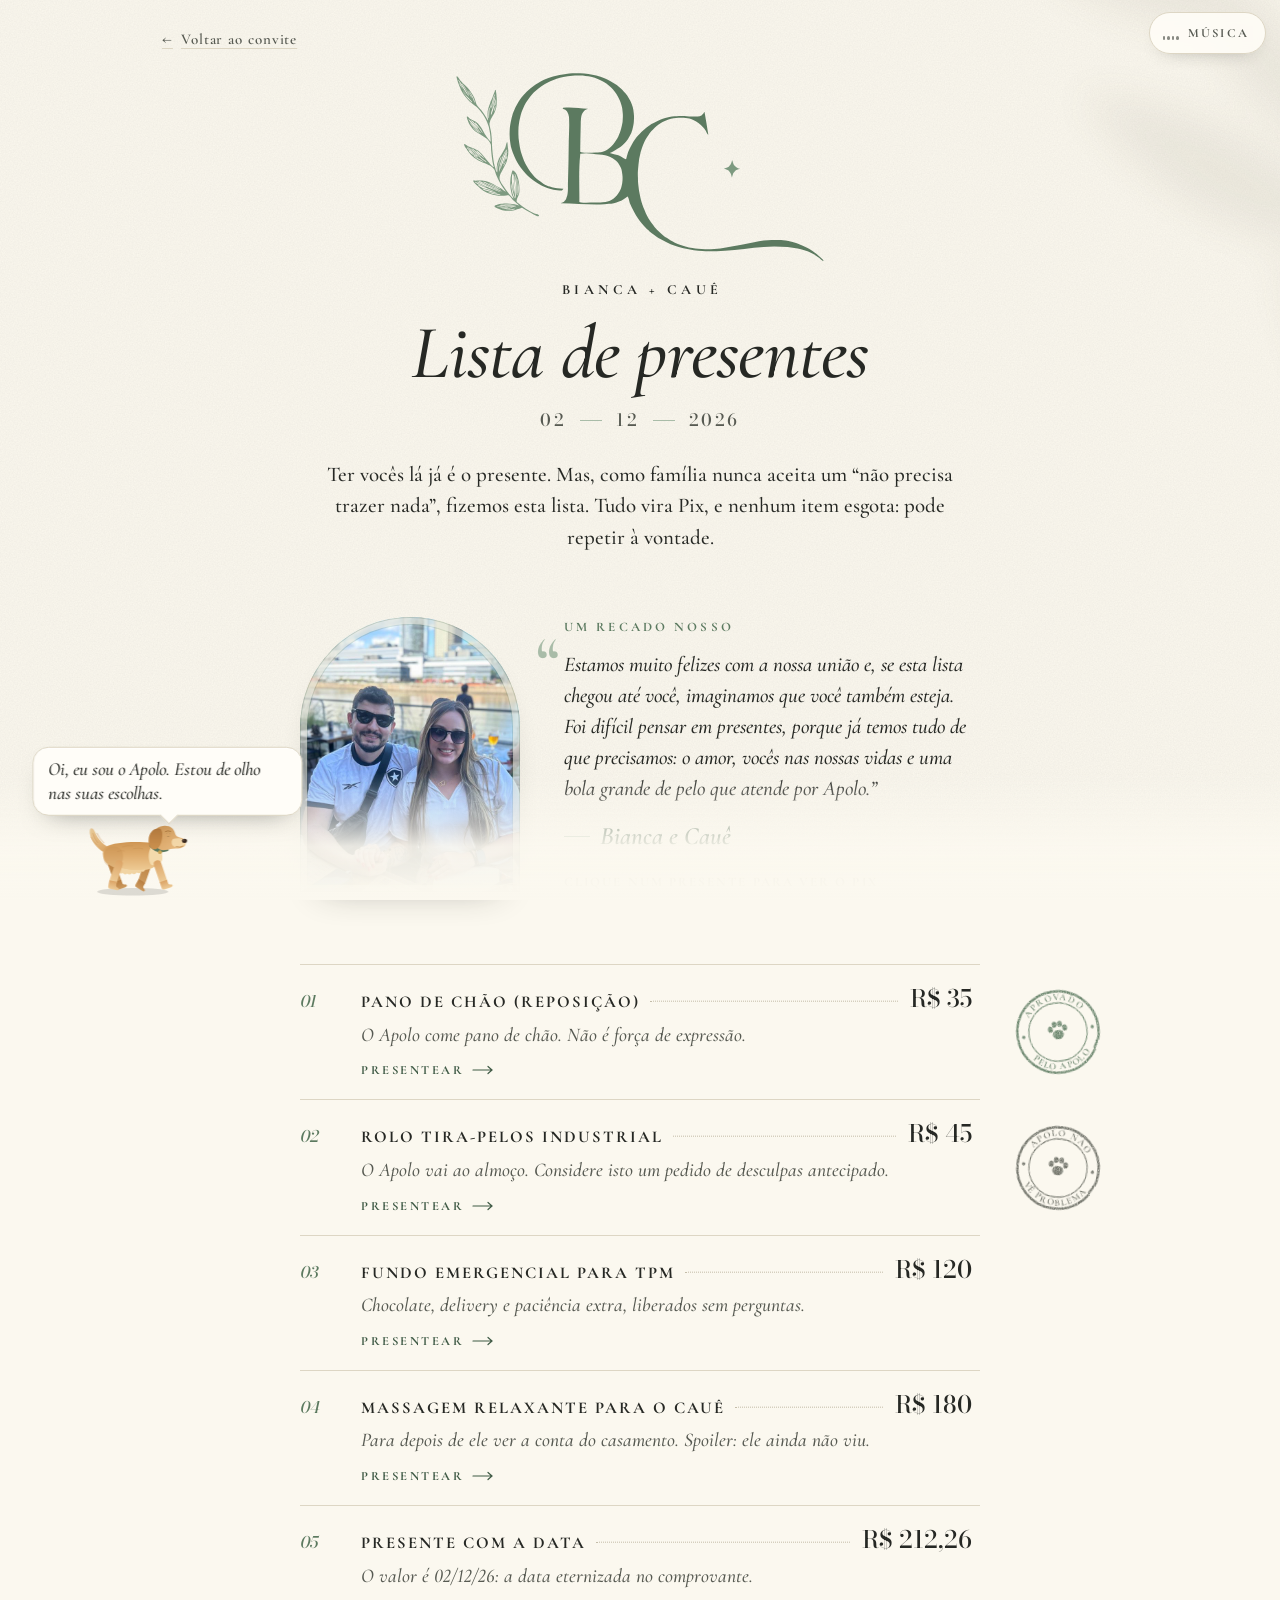
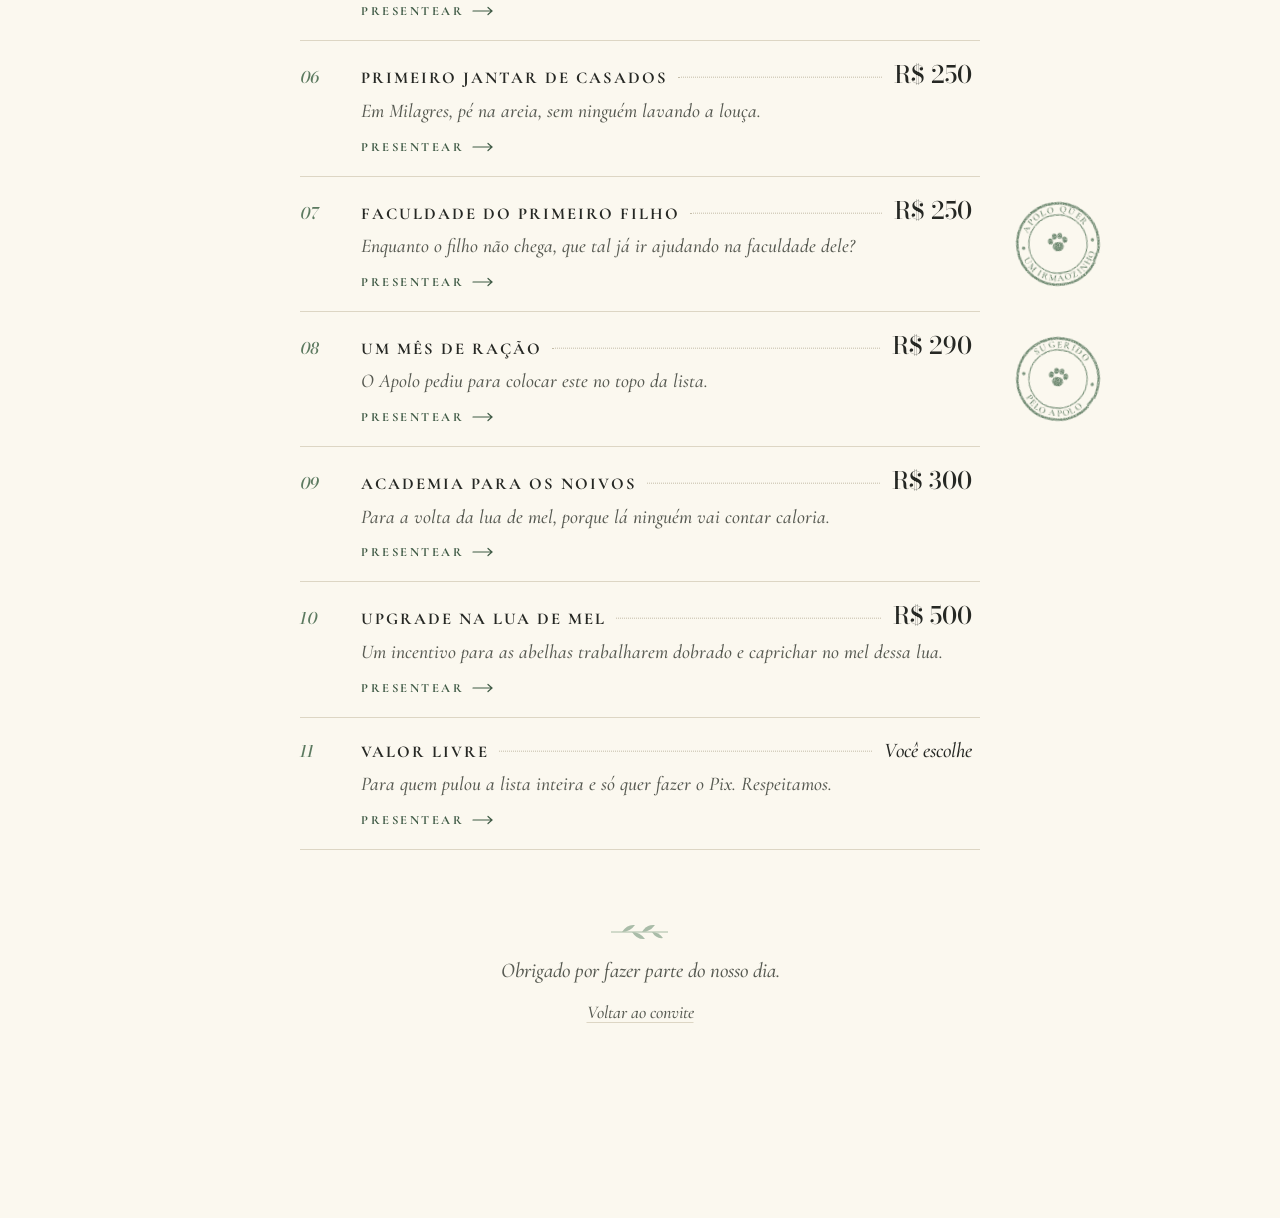
<file: presentes.html>
<!doctype html>
<html lang="pt-BR">
<head>
<meta charset="utf-8">
<meta name="viewport" content="width=device-width, initial-scale=1, viewport-fit=cover">
<title>Lista de presentes · Bianca + Cauê</title>
<meta name="description" content="A lista de presentes de Bianca e Cauê. Curadoria do Apolo.">
<meta name="theme-color" content="#fbf8ef">

<!-- Prévia do link no WhatsApp -->
<meta property="og:type" content="website">
<meta property="og:title" content="Lista de presentes · Bianca + Cauê">
<meta property="og:description" content="Curadoria: Bianca, Cauê e Apolo, que insistiu em participar.">
<meta property="og:url" content="https://caueissa.github.io/convite-bianca-caue/presentes.html">
<meta property="og:image" content="https://caueissa.github.io/convite-bianca-caue/convite-final.jpg">
<meta property="og:image:width" content="1080">
<meta property="og:image:height" content="1350">

<link rel="preconnect" href="https://fonts.googleapis.com">
<link rel="preconnect" href="https://fonts.gstatic.com" crossorigin>
<link href="https://fonts.googleapis.com/css2?family=Cormorant+Garamond:ital,wght@0,500;0,600;0,700;1,300;1,500;1,600&family=Bodoni+Moda:ital,opsz,wght@0,6..96,500;1,6..96,500&display=swap" rel="stylesheet">
<link rel="stylesheet" href="presentes.css">
<script>document.documentElement.classList.add("js");</script>
</head>
<body>
  <!-- Texturas e cores compartilhadas: tinta dos carimbos, aquarela do retrato, pelagem do Apolo -->
  <svg class="defs" aria-hidden="true" focusable="false">
    <defs>
      <filter id="tinta" x="-10%" y="-10%" width="120%" height="120%">
        <feTurbulence type="fractalNoise" baseFrequency=".85" numOctaves="2" seed="11" result="ruido"/>
        <feColorMatrix in="ruido" type="matrix" values="0 0 0 0 0  0 0 0 0 0  0 0 0 0 0  0 0 0 -1.7 1.75" result="falhas"/>
        <feComposite in="SourceGraphic" in2="falhas" operator="in" result="tinta"/>
        <feTurbulence type="fractalNoise" baseFrequency=".06" numOctaves="1" seed="4" result="ondas"/>
        <feDisplacementMap in="tinta" in2="ondas" scale="1.8" xChannelSelector="R" yChannelSelector="G"/>
      </filter>
      <filter id="aquarela" x="-6%" y="-6%" width="112%" height="112%">
        <feTurbulence type="fractalNoise" baseFrequency=".04" numOctaves="2" seed="7" result="ondas"/>
        <feDisplacementMap in="SourceGraphic" in2="ondas" scale="2.4" xChannelSelector="R" yChannelSelector="G" result="borda"/>
        <feTurbulence type="fractalNoise" baseFrequency=".8" numOctaves="2" seed="2" result="grao"/>
        <feColorMatrix in="grao" type="matrix" values="0 0 0 0 0  0 0 0 0 0  0 0 0 0 0  0 0 0 -.55 1.22" result="graoAlfa"/>
        <feComposite in="borda" in2="graoAlfa" operator="in"/>
      </filter>
      <filter id="sombra-folhas" x="-20%" y="-20%" width="140%" height="140%">
        <feGaussianBlur stdDeviation="16"/>
      </filter>
      <linearGradient id="ap-pelo" x1="0" y1="0" x2="0" y2="1">
        <stop offset="0" stop-color="#CF9654"/><stop offset=".48" stop-color="#E0AE6F"/><stop offset="1" stop-color="#EECB95"/>
      </linearGradient>
      <linearGradient id="ap-cabeca" x1="0" y1="0" x2="1" y2="1">
        <stop offset="0" stop-color="#D19856"/><stop offset="1" stop-color="#EBC088"/>
      </linearGradient>
      <linearGradient id="ap-orelha" x1="0" y1="0" x2="0" y2="1">
        <stop offset="0" stop-color="#B77C3F"/><stop offset="1" stop-color="#CB914F"/>
      </linearGradient>
      <linearGradient id="ap-rabo" x1="1" y1="1" x2="0" y2="0">
        <stop offset="0" stop-color="#D49C5B"/><stop offset="1" stop-color="#F0D19F"/>
      </linearGradient>
      <linearGradient id="ap-pata" x1="0" y1="0" x2="0" y2="1">
        <stop offset="0" stop-color="#DCA466"/><stop offset="1" stop-color="#EDCB97"/>
      </linearGradient>
      <linearGradient id="ap-pata-longe" x1="0" y1="0" x2="0" y2="1">
        <stop offset="0" stop-color="#B97F41"/><stop offset="1" stop-color="#CC9A5E"/>
      </linearGradient>
    </defs>
  </svg>

  <div class="grao" aria-hidden="true"></div>
  <!-- Sombra de folhas na parede, como no convite -->
  <svg class="sombras" viewBox="0 0 600 600" aria-hidden="true" focusable="false">
    <g filter="url(#sombra-folhas)" fill="#6f6752">
      <path d="M380,40 q120,40 190,170 q-130,-30 -190,-170Z"/>
      <path d="M300,130 q140,10 230,120 q-140,10 -230,-120Z"/>
      <path d="M460,250 q90,70 110,200 q-100,-60 -110,-200Z"/>
      <path d="M250,10 q110,-20 210,60 q-120,30 -210,-60Z"/>
      <path d="M520,90 q40,90 10,190 q-50,-90 -10,-190Z"/>
    </g>
  </svg>

  <!-- Música (musica.js): começa sozinha ao entrar; o botão liga e desliga -->
  <button id="musica" class="musica" type="button" aria-pressed="false" aria-label="Ligar a música">
    <span class="musica-icone" aria-hidden="true"><i></i><i></i><i></i><i></i></span>
    <span class="musica-texto">Música</span>
  </button>

  <main class="pagina">
    <a class="voltar" href="./">Voltar ao convite</a>

    <header class="topo">
      <!-- Monograma do casal, contornado do monograma original: raminho, arco envolvendo o B,
           C com cauda longa e estrelinha. As cores vêm do CSS (.mg-ramo, .mg-letras, .mg-estrela). -->
      <svg class="monograma" viewBox="0 0 2166 1114" xmlns="http://www.w3.org/2000/svg" aria-hidden="true" focusable="false">
        <path class="mg-ramo" fill-rule="evenodd" d="M10 25c1 0 1 0 2 0 0 1 1 1 2 1 8 8 13 18 20 27 3 4 8 9 12 13 9 9 20 18 29 27 5 6 10 12 14 18 5 8 10 15 15 23 3 5 5 11 8 16 2 4 3 8 5 12 3 8 5 17 8 25 1 3 3 7 5 9 4 7 10 12 15 18 7 8 14 16 20 24 6 9 12 18 17 27 3 5 5 11 8 15 0 1 1 2 2 3 0-1 1-1 1-2 1-7-2-14-2-21 0-10-1-20 0-29 1-7 3-14 5-21 2-10 6-19 10-29 1-5 3-11 6-16 2-5 5-9 7-14 1-4 2-7 3-11 3-9 8-18 11-27 0-2 0-4 1-6 0-1 1-1 2-2 1 0 2 1 3 2 2 14 5 29 5 44 1 7 1 14 0 21 0 11 0 22-2 33 0 4-2 8-3 12-2 6-4 12-6 17-7 16-17 29-24 44-2 5-4 11-5 16-1 3-2 6-2 9 0 5 1 10 2 15 2 14 7 27 8 40 4 31 4 62 6 93 2 19 3 37 6 55 2 18 5 35 10 52 1 3 2 5 3 8 1 5 2 9 3 14 1 2 1 4 3 5 0 1 0 1 1 1 0 0 0-1 0-1 2-7 0-14 0-22 0-5 1-11 2-17 0-6 1-11 3-16 1-4 2-8 4-12 1-4 3-7 4-11 9-17 21-33 30-51 3-5 6-10 8-16 3-8 3-17 7-25 0-1 1-2 2-3 1 0 1 0 2 0 1 1 1 2 1 3 1 4 1 8 1 12 1 11 3 21 4 32 0 8 0 17-1 25-1 7-2 14-4 21-1 5-2 10-3 15-3 10-7 19-12 28-6 14-15 28-22 42-2 4-5 9-6 13-1 4-2 7-3 11 0 2 0 5 0 7 0 4 0 8 2 11 4 12 11 22 18 33 6 9 12 18 19 27 6 8 12 16 18 23 6 7 12 15 18 21 2 2 4 3 6 5 0-1 0-1 0-1 0-1 0-3-1-4-1-4-4-7-5-11-1-2-2-4-3-7-2-8-4-17-6-26-2-9-3-18-3-28-1-8-1-17 0-26 0-8 1-16 2-24 1-7 3-14 5-20 1-5 2-10 4-15 1-1 2-2 2-2 1-1 2-1 3-1 2 1 5 3 7 5 4 4 8 8 11 13 3 5 5 11 7 16 2 7 5 13 6 20 3 11 4 22 5 32 1 11 1 22 1 33 0 4 0 9-1 13-1 5-3 11-5 16-2 6-6 12-8 18-1 5-3 9-2 14 0 2 0 3 1 5 4 5 9 8 13 11 7 6 15 12 23 17 9 7 19 13 29 19 11 7 23 14 35 19 9 4 20 4 28 10 1 0 1 1 1 1 1 1 1 2 1 2-1 2-2 3-3 5-2 0-4 0-7-1-13-4-24-11-36-18-19-9-36-21-54-31-1 0-2 0-4 1-8 2-16 6-24 8-5 2-10 4-16 5-5 1-11 2-17 3-9 1-19 1-28 1-6 0-11-1-17-2-6-1-11-2-17-4-5-2-10-4-15-6-5-2-11-4-16-7-2-2-4-3-6-5 0-1 0-1-1-2 1-1 1-2 1-3 1-2 3-3 5-4 4-2 9-3 13-5 7-1 14-2 21-3 5-1 10-1 16-2 11 0 22 0 34 1 9 1 18 2 27 3 8 2 17 5 25 7 1 0 1 0 1 0 0 0 0-1-1-1-8-10-20-17-29-26-11-10-17-25-30-33-1 0-2 0-3 0-4 0-8 1-11 2-9 1-17 1-26 1-6 0-13 0-20 0-11-1-21-3-32-5-9-3-18-6-26-9-8-3-15-7-22-11-6-3-11-6-16-10-8-6-15-12-22-19-8-7-16-14-23-22-2-3-5-5-6-9-1-1 0-2-1-3 1 0 2-1 2-1 5 0 9 1 13 1 9 0 18-2 27-1 6 0 13 1 19 2 7 1 14 2 21 4 8 3 17 7 25 10 6 3 13 6 19 10 12 6 24 13 36 20 9 6 17 14 27 19 0 0 1 0 2 1 0-1 0-1 [base64] 0-1 0-2 0-3 1 0 2 0 3-1 7 4 13 9 20 12 12 6 26 9 38 15 7 3 14 7 20 11 5 3 8 7 12 10 5 5 11 10 16 16 13 15 25 31 38 46 8 9 14 19 24 24 1 1 2 0 2 1 0-1 1-2 1-2-1-3-2-5-3-7-4-16-6-32-8-48-2-16-4-32-5-48 0-8 0-15-1-23 0-2-1-4-1-7-1-1-1-2-2-4-3-5-6-10-10-15-4-4-8-9-13-13-7-6-14-11-22-16-13-8-27-15-40-24-6-5-12-11-18-17-2-2-4-4-5-6-4-5-8-10-11-15-4-6-7-13-10-20-2-5-4-10-6-15-1-4-3-9-3-13 0-1 1-2 1-3 1 0 2 0 3 0 6 3 9 9 14 12 9 6 20 10 29 16 4 2 8 4 11 7 4 3 8 6 11 10 6 6 11 13 16 20 8 12 14 26 21 39 3 4 6 9 9 13 7 11 16 20 24 30 0-1 1-2 [base64] 0-1 1-2 1-3zM20 46c0 1 0 1 0 2 1 3 3 5 4 7 6 11 12 22 19 32 12 18 22 39 38 54 1 0 1 1 2 1 0-1 0-2-1-3 0-1-2-2-3-3-5-8-10-17-15-25-12-19-24-39-37-57-2-3-5-5-7-8zM24 62c1 3 2 6 3 9 1 3 3 5 4 8 3 5 7 10 11 15 1 2 3 4 5 6-7-12-15-25-23-38zM39 67c13 20 28 39 39 60 1 1 1 2 1 3 1 1 2 3 3 4 1 0 1 0 1 0-1-2-1-4-2-6-3-6-6-11-9-16-5-8-10-15-14-23-3-4-6-8-9-12-2-3-4-5-6-8-1-1-3-1-4-2zM41 99c0 0 0 1 0 1 1 1 2 2 4 3-2-1-3-3-4-4zM72 104c7 14 13 28 21 41 2 2 3 4 5 6 0-1 0-2-1-4-2-6-5-11-9-16-4-8-8-17-14-24 0-1-1-2-2-3zM46 105c2 4 4 8 7 11 3 4 6 8 9 12 0-1 0-2 0-2 0-2-2-4-3-5-4-6-9-11-13-16zM80 109c8 14 15 27 22 41 3 7 6 15 9 21 2 4 4 6 6 10 0-2 0-4-1-6-1-5-3-9-5-14-2-5-4-10-6-15-4-7-8-13-12-20-2-4-4-7-7-10-2-3-4-5-6-7zM47 115c0 1 0 1 1 2 1 4 4 8 6 11 5 7 10 14 15 20 5 6 10 11 15 16 4 4 8 8 12 11 1 1 3 1 4 2 0-1-1-3-2-4-6-9-16-16-23-25-10-10-19-22-28-33zM232 130c-1 2-2 3-3 4-4 9-6 19-8 29-3 11-4 22-7 33-1 3-2 5-3 8 0 3 1 5 1 8 2-7 5-13 6-20 4-14 7-29 10-43 1-4 3-8 4-13 1-1 1-3 1-5 0 0-1 0-1-1zM233 146c-1 5-3 10-5 15-3 14-5 28-9 42-1 4-3 7-3 11-1 1 0 2 0 2 3-8 6-16 9-25 3-9 5-18 7-27 1-5 2-9 3-14 0-1-1-3-1-4 0 0 0 0-1 0zM239 160c-1 2-2 4-2 6-1 6-1 11-1 17-1 4-3 8-3 12 0 1 1 2 1 2 0 0 1-1 1-1 3-7 4-14 5-21 0-3 0-6 0-9 0-2 0-4-1-6zM233 175c0 1-1 2-2 3-2 6-3 12-5 18-5 17-15 33-16 50 0 2 0 3 1 4 0 0 1-1 2-1 1-2 1-3 2-5 5-12 9-24 12-36 3-9 6-18 6-28 1-2 0-3 0-5zM213 181c-2 6-4 12-5 18-1 4-3 8-2 12 0 1 0 1 0 2 1-1 1-1 2-2 1-2 2-5 3-7 0-3 0-7 0-10 1-4 2-8 3-12 0 0 0-1-1-1zM237 200c-1 0-1 1-2 1-4 9-5 20-7 30 1-1 2-1 2-2 1-2 2-4 3-6 2-6 4-13 4-20 0-1 0-2 0-3zM203 208c-1 2-3 4-4 6-1 5-2 11-3 16-1 12-1 24 0 36 0 2 1 3 1 5 1 0 1-1 1-1 1-2 1-3 1-5 1-6 0-12 1-18 0-12 3-24 3-36 0-1 0-2 0-3zM79 277c1 2 2 4 3 6 2 3 4 6 7 9 6 8 12 15 19 22 6 6 12 12 18 17 6 4 12 9 17 13-1-2-1-3-3-5-17-21-37-40-56-59-1-1-2-2-3-3-1 0-1 0-2 0zM91 282c1 1 2 3 3 4 5 7 12 12 18 18 5 6 10 12 16 18 2 2 3 5 6 6 0 0 1 1 1 1 0-1 0-2 0-2-1-3-3-5-5-7-8-10-15-21-24-30-3-3-6-5-10-6-1-1-3-2-5-2zM86 295c1 1 1 2 1 3 2 4 6 8 9 12 5 6 11 12 16 17 10 9 21 18 32 26 3 2 6 3 9 5-1-2-2-3-3-4-11-12-26-20-38-32-9-8-17-18-26-27zM117 296c0 0 0 1 0 2 4 11 15 19 22 29 6 8 10 16 16 23 1 2 3 5 5 6 1 1 2 1 3 2-3-5-6-11-9-16-3-6-7-11-11-16-6-9-13-18-20-26-2-1-3-3-4-4-1 0-2 0-2 0zM105 325c0 0 0 0 0 1 1 2 3 4 4 5 4 4 7 8 11 11 6 5 13 10 20 14 2 1 4 1 6 2-7-5-14-10-20-15-7-6-14-12-21-18zM69 437c1 1 2 3 3 4 4 3 9 5 13 8 22 16 40 35 61 51 9 8 18 15 28 22 4 2 7 4 11 6-3-3-5-6-7-8-2-2-4-3-6-4-24-18-45-38-68-57-5-4-10-7-15-11-6-4-11-8-18-11-1 0-1 0-2 0zM70 444c0 0 0 2 1 2 2 3 4 4 6 6 12 11 23 20 36 30 3 3 7 5 10 8 4 2 7 5 11 6 1 1 1 1 2 1-1-2-2-3-4-5-4-4-9-7-14-10-11-9-21-19-32-28-2-2-4-3-6-5-3-2-7-4-10-5zM97 448c0 1 0 2 0 2 3 2 6 4 8 6 15 12 28 26 44 36 1 1 2 1 3 2-1-1-1-2-1-2-10-13-24-23-37-34-3-3-6-5-9-7-2-1-3-2-5-3-1 0-2 0-3 0zM303 453c0 1-1 2-2 3-3 6-4 13-6 19-2 5-5 10-7 14-4 10-7 20-10 29-3 10-6 20-9 30-1 6-2 13-3 19 1-1 2-2 2-4 2-4 3-8 4-13 2-4 4-9 6-13 9-26 20-52 26-79 1-1 1-2 1-4 0 0-1 0-2-1zM298 455c-6 12-12 23-17 34-4 8-7 16-9 24-3 9-6 18-8 27-2 9-4 17-5 26 0 6 0 12 0 18 0-1 1-1 1-2 5-10 4-22 6-33 3-10 5-20 9-31 4-12 8-24 13-36 2-5 5-9 7-15 1-4 2-8 3-12zM121 458c0 1 0 1 0 1 8 8 15 16 23 23 8 7 14 14 23 20 0 0 1 1 2 1 0 0 0-1 0-1-1-4-5-6-7-9-4-5-9-9-13-14-6-5-12-11-19-16-3-2-6-3-9-5zM79 459c2 3 3 6 5 8 4 4 8 7 12 11 10 7 20 14 30 20 3 2 7 3 10 5-2-2-4-4-6-6-7-5-15-10-23-15-8-7-15-16-25-22-1 0-2-1-3-1zM305 467c-3 6-5 13-7 19-5 14-8 28-13 42-1 2-3 4-4 6 0 2 0 4 0 5 0 0 1 0 1-1 2-1 2-3 3-5 4-9 7-17 11-26 3-9 5-19 8-29 1-3 2-7 2-10 0-1 0-1 0-1-1 0-1 0-1 0zM304 491c-2 6-5 13-7 19 0 2 0 3 0 4 2-3 5-6 6-10 2-3 2-7 2-11 0-1 0-1-1-2zM109 491c1 1 1 2 2 3 2 2 3 3 5 4 6 5 12 9 19 13 7 4 15 8 23 11 2 1 5 2 8 3-2-2-4-4-7-5-7-5-16-8-23-13-8-4-15-10-22-14-2-1-3-1-5-2zM271 496c-1 1-2 2-2 3-2 2-3 5-4 8-2 4-3 7-4 11-1 7-2 13-3 20-1 4-1 8-1 11 3-11 5-22 8-34 2-5 5-10 6-15 0-1 0-2 0-4zM295 524c-3 6-6 13-9 19-1 3-2 5-3 7 0 1 1 2 1 2 2-3 4-6 5-9 2-3 4-7 5-11 1-2 2-4 2-6 0 0 0-1 0-2 0 0 0 0-1 0zM256 527c-1 1-2 2-2 3-1 2-1 3-1 4-2 8-3 16-4 23 0 6 0 12 0 18 0 4 0 7 1 11 0 1 0 2 1 3 0-11 0-21 1-32 1-10 3-20 4-30zM273 568c0 1-1 1-1 2 0 1-1 2-1 3 1-1 2-1 2-2 0-1 0-2 0-3zM349 595c3 11 6 23 9 35 1 5 2 10 2 16 2 11 2 22 3 33 0 11 0 21 0 32 1-1 2-2 2-3 1-4 1-9 1-14 0-6 0-12 0-18 0-8-1-16-2-24-1-11-2-22-5-32-2-7-3-15-7-22 0-1-2-2-3-3zM336 596c0 1-1 2-1 2-1 3-1 6-1 8-1 6-1 11-1 16-1 10 0 20 1 30 1 8 2 16 3 24 2 7 3 14 5 20 1 3 2 6 3 9-1-12-3-24-3-36-2-24 2-48-4-71 0-1 0-1-1-2 0 0 0 0-1 0zM342 597c0 1 0 1-1 2-4 20 1 41 3 61 1 21 4 43 8 64 0 3 1 7 2 10 0 2 1 4 2 6 0-2 1-5 1-7 0-12-3-24-4-36-1-8-1-16-2-24-2-22-3-45-7-67 0-3-1-6-2-9zM348 605c2 23 3 47 5 71 1 12 2 25 4 37 0 2 1 3 1 5 1 0 1 0 1 1 1-9 1-19 1-28 0-9 0-19-1-29-1-7-2-14-3-21-1-7-2-14-4-22-1-5-3-9-4-14zM364 625c0 1 0 2 0 3 0 1 0 2 1 3 2 10 3 21 4 31 0 10 0 20 0 29 0 6 0 11-1 17-1 4-2 8-3 12 0 1 1 2 1 3 1-2 2-3 3-6 1-3 2-6 2-9 2-11 2-22 2-33-1-11-2-22-4-33-1-4-1-8-3-12 0-1-1-3-2-5zM141 640c-1 0-2 0-3 0 0 1 0 1 0 2 10 4 20 7 30 12 15 6 29 15 44 22 14 6 28 11 42 17 5 2 9 4 14 5 1 1 3 1 4 1-1-1-2-3-4-4-14-9-31-12-47-19-21-10-41-21-62-31-3-1-6-3-9-4-3 0-6-1-9-1zM164 642c2 2 4 4 6 5 12 7 24 12 36 18 8 4 16 8 25 11 5 3 11 6 16 7 2 1 3 1 5 1-5-3-10-6-16-9-15-9-31-17-48-24-6-3-13-6-20-8-1 0-3 0-4-1zM118 643c-1 0-1 1-1 1 1 1 1 2 2 3 4 3 9 6 14 9 14 7 29 12 43 17 3 1 6 1 8 2-22-11-44-21-66-32zM127 643c2 1 4 3 7 4 25 14 52 26 79 37 8 3 15 6 23 9 8 2 15 6 24 8 1 0 3 0 4 0-2-1-3-2-5-3-12-6-25-9-37-15-22-9-43-21-66-31-8-3-16-7-24-9-2 0-4 0-5 0zM193 649c2 1 3 2 5 3 11 7 23 11 35 17 8 5 16 10 25 14 3 2 7 3 10 4-2-1-4-3-7-5-6-4-12-8-19-12-6-3-12-6-18-9-8-4-15-8-23-10-3-1-6-1-8-2zM330 650c0 5-1 10-1 14 1 12 3 25 5 36 2 9 4 17 7 25 2 4 3 8 6 11 0 2 1 3 2 4 0-2 0-5 0-7-1-6-4-12-6-19-3-9-5-18-7-28-2-10-2-21-5-31 0-2-1-3-1-5zM134 659c0 1 0 1-1 1 1 1 2 2 3 3 3 3 6 6 9 8 5 3 11 5 16 8 5 2 9 3 14 5 12 4 25 6 37 10 7 2 13 5 20 7 3 0 5 1 7 1-1 0-2 0-3-1-6-1-11-5-16-7-29-13-58-23-86-35zM160 683c0 1 1 2 2 2 3 3 8 5 12 7 7 2 14 4 21 6 12 4 25 7 38 10 4 1 8 2 12 2 1 1 3 0 4 0-3-1-6-2-9-3-8-3-17-6-26-9-17-5-34-12-51-15-1 0-2 0-3 0zM191 701c4 2 7 5 11 6 10 4 21 7 32 9 5 1 11 2 16 3 6 0 12 2 18 0 0 0 1 0 1-1 0 0 0 0-1 0-15-7-32-6-48-10-8-1-16-4-24-6-2 0-3 0-5-1zM295 775c-8 1-16 1-24 2-2 0-4 1-5 1-1 0-1 1-1 1 1 0 1 0 2 1 12 2 25-2 37-1 19 0 37 3 55 4-1 0-3-1-4-2-8-2-16-3-23-4-6-1-11-1-17-1-7-1-13-1-20-1zM279 782c-8 0-17 0-25 2-2 0-5 1-7 2 0 0-1 1-1 1 1 0 1 0 2 0 11 2 23-1 35-1 24 0 49 5 73 3 2 0 3-1 5-1-1-1-2-1-4-1-14-3-28-4-42-5-5 0-10 0-16-1-7 0-13 1-20 1zM293 790c4 0 8 0 13 0-2 0-4 0-6-1-3 0-5 1-7 1zM318 791c0 1 1 1 1 1 3 0 6 1 9 1 3 0 7 0 11-1-2 0-5-1-7-1-5 0-9 0-14 0zM264 792c-1 0-1 0-2 0 0 1 1 1 1 2 3 0 5 1 8 1 9 1 18 2 28 2 6 0 12-1 17-1-5-1-11-2-16-2-12-2-24-4-36-2zM357 794c-1 0-2 1-3 1 1 0 1 0 2 0 1 0 3 0 4-1-1 0-2 0-3 0zM276 799c0 0-1 1-1 1 1 0 3 1 4 1 7 1 15 1 23 1 6 1 12 1 19 0 2-1 4-2 6-2-3 0-6-1-8-1-15-1-29 0-43 0zM349 801c-9 0-19 3-28 4-11 1-21 1-32 1 5 0 9 1 14 2 9 0 19 0 28-1 6 0 11-1 17-3 1-1 3-1 4-2-1 0-2-1-3-1z"/>
        <path class="mg-letras" fill-rule="evenodd" d="M733 8c16 1 32 1 48 3 15 3 31 6 46 10 17 4 33 10 48 16 11 4 22 9 33 15 13 8 26 16 39 24 8 7 16 13 24 20 7 6 12 12 18 19 7 7 13 14 19 22 7 10 13 21 18 32 4 7 7 15 10 23 4 9 6 19 8 29 2 12 3 25 4 37 0 11 0 22-1 33-1 9-2 18-4 26-3 14-6 27-11 40-6 12-12 24-20 36-7 10-15 19-24 28-5 6-10 10-16 15-7 5-14 10-21 14-7 5-15 10-23 14-7 4-15 7-22 10 16 5 34 8 50 14 7 2 13 5 20 9 8 4 15 9 23 14 1-1 2-2 3-2 4-13 7-26 11-39 3-7 6-14 9-21 5-9 9-18 14-26 5-10 11-19 17-28 6-8 13-16 20-24 6-7 12-14 18-20 9-8 18-16 27-23 10-8 21-16 32-23 9-5 17-10 27-14 8-4 16-8 24-11 10-4 20-7 30-10 7-3 15-5 24-6 10-2 20-4 31-5 8-1 17-1 25-2 11 0 21 0 32 0 18 1 36 4 54 4 8 0 16 0 24-1 7-1 15-2 22-6 4-2 7-6 10-9 2-3 4-7 6-11 1 0 2 1 2 1 8 44 15 88 22 132-2 0-3-1-4-2-6-7-8-17-14-25-4-6-8-11-13-16-8-9-17-17-27-25-8-6-18-12-27-16-8-5-17-8-26-11-7-2-14-3-21-3-15-2-29-2-43-1-10 0-20 2-29 3-10 2-19 4-29 7-12 4-24 9-35 15-8 4-16 10-23 15-8 6-15 12-23 18-6 6-13 13-19 20-11 13-21 27-29 41-10 16-17 34-24 51-4 10-7 21-10 31-3 14-6 27-9 40-3 23-5 46-7 68-1 14-1 28 0 42 0 13 0 27 2 41 2 23 6 46 11 69 2 11 5 22 8 32 3 11 7 22 11 33 5 11 9 22 14 33 5 10 11 21 16 30 6 10 13 20 19 29 5 7 11 15 16 21 9 10 17 19 27 28 8 8 17 16 26 23 6 5 12 9 18 13 7 5 15 10 24 15 8 4 16 9 24 13 11 5 23 10 34 14 9 3 18 6 28 8 13 4 27 7 41 9 11 2 22 4 33 5 13 1 27 2 41 2 17 1 35 0 53-1 12 0 24-2 36-3 17-3 34-6 50-9 50-8 99-19 148-28 19-3 37-6 56-9 15-1 31-3 46-3 15-1 30-1 46 0 7 0 14 0 22 1 10 1 21 3 31 5 16 3 33 8 49 13 12 4 23 9 35 14 10 5 21 10 31 15 8 5 17 11 26 16 8 6 16 12 24 18 14 11 26 23 39 34 1 1 1 3 1 4-1 1-2 1-2 2-1-1-2-1-3-1-7-4-13-11-19-16-12-9-25-18-38-25-10-5-20-10-31-14-6-3-13-5-19-7-13-4-26-7-39-10-19-4-39-7-59-9-26-2-53-3-79-3-21 0-41 1-61 3-76 5-151 17-227 23-16 1-32 2-48 3-16 0-33 0-49 0-11 [base64] 0-1-1-1-2-2-8 6-16 12-25 17-8 5-16 9-25 12-10 4-20 7-30 10-10 2-19 4-29 4-17 2-34 3-52 3-76 1-152-4-229-6 0 0 0-1 1-2 5-3 12-4 17-8 3-3 6-6 9-9 3-5 5-10 6-15 3-7 5-15 6-22 3-19 2-38 2-57 3-84 4-168 5-253 1-40 4-80 2-120 0-7 0-14-1-21-1-6-3-11-4-16-3-6-5-12-8-16-3-4-6-7-9-9-5-3-11-4-15-8 0 0-1-1-1-2 1 0 2 0 3-1 48-6 96 3 144 5 0 1 0 1-1 2-5 3-11 4-16 7-4 3-7 7-10 11-4 5-6 11-8 16-2 6-3 12-4 18-2 14-2 27-2 41-2 52-2 105-3 157 2 1 4 2 6 3 28 5 57 2 86 1 8 0 16 0 24-1 3 0 7-1 11-2 6-2 12-3 17-6 6-3 12-6 18-10 6-5 13-10 18-15 6-6 11-11 16-17 5-6 10-13 14-20 5-7 9-15 13-23 3-7 6-14 9-21 3-9 6-18 8-27 3-12 6-24 8-37 0-6 1-12 1-17 1-11 1-23 0-34-1-9-2-18-3-27-1-7-3-14-5-21-3-9-5-18-9-26-6-13-12-26-20-38-6-10-13-19-20-27-7-8-15-15-23-22-10-9-21-17-33-23-9-6-19-11-30-15-14-6-28-10-43-14-11-2-21-4-32-5-11-2-22-2-33-2-15-1-30 0-44 1-18 1-36 4-53 8-13 2-26 6-39 10-12 4-25 9-37 14-12 5-23 11-34 18-14 8-26 17-39 27-8 6-16 14-24 21-7 7-14 15-20 23-9 12-19 25-27 39-6 11-11 22-16 33-3 7-6 14-9 22-3 8-5 17-7 26-4 14-6 28-8 42-2 13-3 26-3 38 0 15 0 29 1 44 2 16 4 33 7 49 2 11 4 22 7 32 5 17 11 34 18 51 4 10 9 20 15 30 6 12 14 24 22 35 8 10 16 20 24 29 7 7 15 13 22 20 10 7 20 15 30 21 6 4 13 7 20 10 5 3 11 5 18 7 8 3 16 5 25 7 6 1 12 2 18 3 12 1 23 1 35 2 1 0 1 1 1 2-3 3-5 6-8 9-9-1-19 [base64] 0-32 1-48 1-11 3-22 5-33 3-18 8-36 13-53 5-12 10-24 15-35 6-11 12-22 18-32 6-8 11-17 17-24 10-13 20-25 32-36 12-12 27-23 41-34 8-5 16-11 25-16 11-6 22-12 34-18 17-7 35-13 53-19 12-4 25-7 38-9 12-3 25-5 38-6 12-2 24-3 37-4 15 0 31 0 46 0zM735 479c-1 0-1 1-2 1 0 2 0 3 0 4-10 92-4 184-5 277 1 0 2 1 3 1 27 5 55 2 83 2 17 0 33 1 50-1 11-1 23-3 34-7 6-2 12-4 17-7 5-3 10-6 14-9 6-5 13-10 18-17 6-7 11-14 16-23 3-6 6-13 9-20 3-10 6-20 7-30 2-12 2-24 2-36-1-11-2-21-4-32-1-7-3-14-6-21-2-5-4-10-7-14-2-4-5-9-7-12-4-6-9-11-14-15-5-5-11-10-18-14-5-3-11-6-16-9-10-4-20-7-30-10-12-2-23-3-35-4-36-3-73-12-109-4z"/>
        <path class="mg-estrela" d="M1622 517c1 1 2 1 2 1 2 6 2 12 5 17 2 5 4 10 8 14 4 4 9 8 14 11 6 3 12 5 18 7-6 2-13 3-18 6-5 2-9 5-12 8-4 4-7 8-10 12-4 8-5 17-8 25-2-7-3-14-5-20-3-6-6-11-10-16-3-3-6-6-10-8-7-4-15-6-22-9 8-2 16-3 23-7 4-2 7-5 10-9 4-4 7-8 9-13 3-6 4-12 6-19z"/>
      </svg>
      <p class="casal">Bianca + Cauê</p>
      <h1>Lista de presentes</h1>
      <p class="data"><span>02</span><i></i><span>12</span><i></i><span>2026</span></p>
      <p class="abertura">Ter vocês lá já é o presente. Mas, como família nunca aceita um “não precisa trazer nada”, fizemos esta lista. Tudo vira Pix, e nenhum item esgota: pode repetir à vontade.</p>
    </header>

    <section class="recado" aria-label="Um recado nosso">
      <figure class="retrato">
        <div class="moldura"><img src="casal.jpg" width="640" height="800" alt="Bianca e Cauê sorrindo, sentados à beira do rio, num dia de sol"></div>
      </figure>
      <div class="nota">
        <p class="nota-rotulo">Um recado nosso</p>
        <blockquote class="nota-texto">Estamos muito felizes com a nossa união e, se esta lista chegou até você, imaginamos que você também esteja. Foi difícil pensar em presentes, porque já temos tudo de que precisamos: o amor, vocês nas nossas vidas e uma bola grande de pelo que atende por Apolo.</blockquote>
        <p class="assinatura">Bianca e Cauê</p>
        <p class="nota-dica" id="dica"></p>
      </div>
    </section>

    <div id="lista" class="lista"></div>
    <noscript><p class="sem-js">Para ver a lista, ative o JavaScript do navegador.</p></noscript>

    <footer class="rodape">
      <span class="ornamento" aria-hidden="true"></span>
      <p>Obrigado por fazer parte do nosso dia.</p>
      <p><a href="./">Voltar ao convite</a></p>
    </footer>
  </main>

  <div class="chao" aria-hidden="true"></div>

  <!-- Apolo: anda pelo chão da página (apolo.js). Desenho virado para a direita. -->
  <div id="apolo" class="apolo">
    <div class="apolo-corpo">
      <svg viewBox="0 0 130 104" xmlns="http://www.w3.org/2000/svg" aria-hidden="true" focusable="false">
        <ellipse class="a-sombra" cx="62" cy="99" rx="42" ry="4.5"/>
        <!-- rabo felpudo -->
        <g class="a-rabo">
          <path d="M36,47 C28,45.5 19.5,40.5 12.5,30.5 C10,27 6.5,27.5 7,31.5 C8,38.5 14,45.5 21.5,50 C26.5,53 32,54.5 36.5,52.5 Z" fill="url(#ap-rabo)"/>
          <path d="M11.5,34 q2.6,5.4 7.4,9.2 M16,32.6 q4,5.6 10.4,9.6 M10,38.6 q3.4,4.6 8,7.4" fill="none" stroke="#C48A4C" stroke-width=".9" stroke-linecap="round" opacity=".5"/>
        </g>
        <!-- patas do lado de lá -->
        <g class="a-pata-tl"><g class="a-cima"><path d="M32,66.5 C32,63 34,62 36.5,62 C39,62 41,63 41,66.5 L41,88.6 L32,88.6 Z" fill="url(#ap-pata-longe)"/></g><g class="a-baixo"><path d="M32,87.6 L41,87.6 L41,92 C41,93.5 42.5,94 44,94.5 C46,95.2 45.5,97.4 43,97.4 L34.6,97.4 C32.8,97.4 32,96.4 32,94.6 Z" fill="url(#ap-pata-longe)"/></g></g>
        <g class="a-pata-fl"><g class="a-cima"><path d="M76,66.5 C76,63 78,62 80.5,62 C83,62 85,63 85,66.5 L85,88.6 L76,88.6 Z" fill="url(#ap-pata-longe)"/></g><g class="a-baixo"><path d="M76,87.6 L85,87.6 L85,92 C85,93.5 86.5,94 88,94.5 C90,95.2 89.5,97.4 87,97.4 L78.6,97.4 C76.8,97.4 76,96.4 76,94.6 Z" fill="url(#ap-pata-longe)"/></g></g>
        <!-- corpo: a cabeça vive dentro dele e acompanha trote e poses -->
        <g class="a-tronco">
          <path d="M30,47 C40,40 70,40 84,42 C93,44 97,52 95,60 C93,68 86,73 76,74 C64,75 52,74 44,72 C36,70 28,66 27,58 C26,53 27,49 30,47 Z" fill="url(#ap-pelo)"/>
          <path d="M28,55 C29,47 38,44 46,48 C52,52 52,64 46,70 C40,74 30,70 28,63 Z" fill="#C48A4C" opacity=".3"/>
          <path d="M46,71 C56,74 66,75 77,73 q-1.5,4 -4.5,2.6 q-2.5,3.6 -5.6,1.4 q-2.8,3.4 -5.8,.8 q-2.8,3 -5.6,.2 q-2.8,2.6 -5.2,-.6 q-2.6,2 -4.4,-1.4 Z" fill="#F1D4A3"/>
          <path d="M50,46.5 q6,-2.2 12,-1.2 M63,48.6 q6,-1.4 11,.2 M44,52 q4,-1.6 8,-.6" fill="none" stroke="#B98447" stroke-width=".8" stroke-linecap="round" opacity=".35"/>
          <path d="M85,45 C93,46 98,53 97,61 q-.6,4.5 -4,4.6 q-1.6,3.4 -5,2.2 q-3.6,1.8 -5.4,-1.6 C80,60 80,51 85,45 Z" fill="#F4DAAC"/>
          <g class="a-cabeca">
            <path class="a-coleira" d="M84,44.5 q7,8.5 18,5" fill="none" stroke-width="5" stroke-linecap="round"/>
            <circle cx="94.2" cy="52.8" r="2.3" fill="#C9A452"/>
            <path d="M86,34 C86,26 93,21.5 100,21.5 C107,21.5 111,25.5 112,30.5 C113,33.5 114.5,35 118.5,35.6 C123,36.4 125.4,39.4 124.6,43 C123.8,46.6 119,48.6 113,48.4 C108.5,48.3 105,49.6 100.5,50.4 C92,51.6 86,44.5 86,34 Z" fill="url(#ap-cabeca)"/>
            <path class="a-lingua" d="M113.5,46 q.4,7 3.6,7.6 q3.2,.3 3.4,-6.8 Z" fill="#DD8580"/>
            <path d="M109.5,37.2 C113.5,35.6 119.5,35.8 123,38.6 C125.6,41 124.4,45.6 119,46.8 C114.6,47.8 110.4,47 108.6,44 C107.6,41.8 107.8,38.6 109.5,37.2 Z" fill="#F3D7A8"/>
            <path d="M113.4,46.4 q4.2,1.4 8.4,-.8" fill="none" stroke="#B98447" stroke-width=".9" stroke-linecap="round"/>
            <ellipse cx="123.2" cy="39.4" rx="3.1" ry="2.6" fill="#3A2A20"/>
            <ellipse cx="122.3" cy="38.5" rx=".9" ry=".6" fill="#8A7466"/>
            <path class="a-sobrancelha" d="M100.6,28.4 q3,-1.8 6.2,-.2" fill="none" stroke="#B07A3E" stroke-width="1.1" stroke-linecap="round"/>
            <circle cx="104" cy="32" r="2.3" fill="#2E2219"/>
            <circle cx="104.8" cy="31.2" r=".8" fill="#fff"/>
            <path class="a-palpebra" d="M101.2,32 a2.8,2.8 0 0 1 5.6,0 Z" fill="#DBA769"/>
            <g class="a-orelha"><path d="M93,24.5 C86,24.5 81.5,30.5 81.5,38.5 C81.5,44.5 84.5,49.5 89,49.5 C93.5,49.5 96.5,44 97.2,37 C97.8,31 97,24.5 93,24.5 Z" fill="url(#ap-orelha)"/></g>
          </g>
        </g>
        <!-- patas do lado de cá -->
        <g class="a-pata-tp"><g class="a-cima"><path d="M42,66.5 C42,63 44,62 46.5,62 C49,62 51,63 51,66.5 L51,88.6 L42,88.6 Z" fill="url(#ap-pata)"/></g><g class="a-baixo"><path d="M42,87.6 L51,87.6 L51,92 C51,93.5 52.5,94 54,94.5 C56,95.2 55.5,97.4 53,97.4 L44.6,97.4 C42.8,97.4 42,96.4 42,94.6 Z" fill="url(#ap-pata)"/></g></g>
        <g class="a-pata-fp"><g class="a-cima"><path d="M86,66.5 C86,63 88,62 90.5,62 C93,62 95,63 95,66.5 L95,88.6 L86,88.6 Z" fill="url(#ap-pata)"/></g><g class="a-baixo"><path d="M86,87.6 L95,87.6 L95,92 C95,93.5 96.5,94 98,94.5 C100,95.2 99.5,97.4 97,97.4 L88.6,97.4 C86.8,97.4 86,96.4 86,94.6 Z" fill="url(#ap-pata)"/></g></g>
      </svg>
    </div>
    <button class="apolo-toque" type="button" aria-label="Apolo, o cachorro. Toque para ouvir uma fofoca."></button>
  </div>
  <div id="apolo-balao" class="balao" role="status" aria-live="polite"><p class="balao-miolo"></p></div>
  <div id="apolo-zzz" class="zzz" aria-hidden="true"><span>z</span><span>z</span><span>z</span></div>
  <div id="apolo-pano" class="pano" aria-hidden="true">
    <svg viewBox="0 0 40 26" xmlns="http://www.w3.org/2000/svg">
      <path d="M2,4 q9,-3 18,0 t18,0 v18 q-9,3 -18,0 t-18,0 Z" fill="#f4f1e8" stroke="#b9b29e" stroke-width="1"/>
      <path d="M2,9.5 q9,-3 18,0 t18,0 M2,17.5 q9,-3 18,0 t18,0" fill="none" stroke="#7d9a80" stroke-width="2"/>
    </svg>
  </div>

  <!-- Quadro do presente -->
  <div id="modal-fundo" class="modal-fundo" hidden></div>
  <div id="presente" class="modal" hidden>
    <div class="modal-caixa" role="dialog" aria-modal="true" aria-labelledby="m-nome" tabindex="-1">
      <button class="modal-fechar" type="button" data-fechar aria-label="Fechar">
        <svg viewBox="0 0 24 24" width="22" height="22" fill="none" stroke="currentColor" stroke-width="1.4" stroke-linecap="round" aria-hidden="true"><path d="M6 6l12 12M18 6L6 18"/></svg>
      </button>
      <div id="m-carimbo" class="modal-carimbo"></div>
      <p id="m-rotulo" class="modal-rotulo"></p>
      <h2 id="m-nome"></h2>
      <p id="m-valor" class="modal-valor"></p>
      <p id="m-desc" class="modal-desc"></p>

      <div id="m-pix" class="pix">
        <div id="m-qr" class="pix-qr" aria-hidden="true"></div>
        <button id="m-copiar" class="botao botao-verde" type="button">Copiar código Pix</button>
        <p id="m-ajuda" class="pix-ajuda"></p>
        <textarea id="m-codigo" class="pix-codigo" readonly hidden aria-label="Código Pix"></textarea>
        <p class="pix-chave">Chave Pix: <span id="m-chave"></span> <button id="m-copiar-chave" class="link" type="button">copiar chave</button></p>
      </div>
      <p id="m-embreve" class="pix-embreve" hidden>A chave Pix chega em breve. Volte daqui a pouquinho.</p>

      <button class="link modal-voltar" type="button" data-fechar>Voltar para a lista</button>
    </div>
  </div>

  <script src="apolo.js"></script>
  <script src="presentes.js"></script>
  <script src="musica.js"></script>
</body>
</html>
</file>
<file: estilo.css>
:root {
  --papel: #fbf8ef;
  --tinta: #262824;
  --tinta-suave: #575a52;
  --salvia: #5c7a60;
  --salvia-escura: #3f5a45;
  --fio: #8d9088;
  --noite: #1d2421;
  --creme: #efe9da;
  --u: min(calc(100vw / 720), calc(100dvh / 1320));
}
* { margin: 0; padding: 0; box-sizing: border-box; }
html { background: var(--noite); -webkit-text-size-adjust: 100%; }
body {
  color: var(--tinta);
  font-family: "Cormorant Garamond", Georgia, serif;
  font-weight: 600;
  font-feature-settings: "lnum" 1;
  overflow-x: hidden;
}
html.js body.travado { overflow: hidden; height: 100dvh; }

/* Cenário */
#palco { position: fixed; inset: 0; overflow: hidden; isolation: isolate; background: var(--papel); }
html:not(.js) #palco { background: #f3f0e7; }
.parede { position: absolute; inset: 0; background-color: var(--papel); }
.grao {
  position: absolute; inset: 0; pointer-events: none;
  background-image: url("data:image/svg+xml,%3Csvg xmlns='http://www.w3.org/2000/svg' width='260' height='260'%3E%3Cfilter id='n'%3E%3CfeTurbulence type='fractalNoise' baseFrequency='.75' numOctaves='3'/%3E%3CfeColorMatrix values='0 0 0 0 .35 0 0 0 0 .34 0 0 0 0 .28 0 0 0 .12 0'/%3E%3C/filter%3E%3Crect width='260' height='260' filter='url(%23n)'/%3E%3C/svg%3E");
}
#mono { position: absolute; left: 0; top: 0; width: 0; height: 0; opacity: 0; will-change: transform, opacity; }
#mono .mono-logo { position: absolute; display: block; overflow: visible; opacity: .46; }
.mn-letras { fill: var(--salvia); }
.mn-ramo { fill: #7d9a80; transform-box: fill-box; transform-origin: 99% 99%; animation: lg-brisa 6s ease-in-out infinite; }
.mn-estrela { fill: #7d9a80; transform-box: fill-box; transform-origin: 50% 50%; animation: lg-cintila 3.8s ease-in-out 1s infinite; }
#c-ramo { position: absolute; left: 0; bottom: 0; }
#c-luz { position: absolute; inset: 0; width: 100%; height: 100%; mix-blend-mode: multiply; }
#c-poeira { position: absolute; inset: 0; width: 100%; height: 100%; pointer-events: none; }
html:not(.js) #mono, html:not(.js) #c-luz { display: none; }

/* Conteúdo */
#convite {
  position: fixed; inset: 0; z-index: 10;
  display: flex; flex-direction: column; align-items: center; justify-content: center;
  text-align: center; text-transform: uppercase; pointer-events: none;
}
html:not(.js) #convite { position: relative; min-height: 100dvh; padding: 24px 16px; }
#convite > *, .detalhes > * { width: calc(var(--u) * 690); }
.detalhes { display: flex; flex-direction: column; align-items: center; text-shadow: 0 0 7px rgba(251, 248, 239, .95), 0 0 14px rgba(251, 248, 239, .8); }
.botao { text-shadow: none; }

.frase {
  position: absolute; left: 50%; top: 50%; transform: translate(-50%, -50%); opacity: 0;
  width: min(84vw, 620px); color: var(--tinta); text-transform: none;
  font-weight: 500; font-style: italic; font-size: clamp(26px, 4.2vh, 42px); line-height: 1.3;
  text-wrap: balance;
}

.alvo-mono { position: relative; height: calc(var(--u) * 430); flex: none; }
.nome {
  position: absolute; left: 0; right: 0; top: calc(var(--u) * 192);
  font-size: calc(var(--u) * 46); line-height: 1.2; font-weight: 700;
  letter-spacing: .28em; padding-left: .28em; white-space: nowrap;
  text-shadow: 0 0 6px var(--papel), 0 0 12px var(--papel), 0 0 18px var(--papel), 0 0 26px var(--papel);
}

.texto { margin-top: calc(var(--u) * 26); font-size: calc(var(--u) * 27); line-height: 1.48; letter-spacing: .17em; font-weight: 600; }

.data { position: relative; height: calc(var(--u) * 172); margin-top: calc(var(--u) * 34); flex: none; }
.mes, .ano { position: absolute; left: 0; right: 0; font-size: calc(var(--u) * 26); line-height: 1.2; letter-spacing: .24em; padding-left: .24em; }
.mes { top: 0; } .ano { bottom: 0; }
.num {
  position: absolute; left: 0; right: 0; top: calc(var(--u) * 26);
  font-family: "Bodoni Moda", Georgia, serif; font-weight: 500;
  font-size: calc(var(--u) * 104); line-height: calc(var(--u) * 110);
  font-feature-settings: "lnum" 1;
}
.lado {
  position: absolute; top: calc(var(--u) * 54); width: calc(var(--u) * 240); height: calc(var(--u) * 62);
  line-height: calc(var(--u) * 60); font-size: calc(var(--u) * 25); letter-spacing: .15em;
  border-top: 1px solid var(--fio); border-bottom: 1px solid var(--fio);
}
.esq { left: calc(var(--u) * 15); } .dir { right: calc(var(--u) * 15); }

.local { margin-top: calc(var(--u) * 38); }
.nome-local { font-size: calc(var(--u) * 30); line-height: 1.4; letter-spacing: .13em; font-weight: 700; }
.end { font-size: calc(var(--u) * 25); line-height: 1.55; letter-spacing: .12em; }

/* Celular: lista de presentes e baixar imagem dividem a linha */
.acoes {
  display: grid; grid-template-columns: 1fr 1fr; gap: 8px;
  margin-top: calc(var(--u) * 44); pointer-events: auto;
}
.acoes .botao { padding: 0 10px; font-size: 13px; letter-spacing: .06em; line-height: 1.15; text-align: center; }

.botao {
  display: inline-flex; align-items: center; justify-content: center; gap: 8px;
  min-height: 46px; padding: 0 18px; border-radius: 2px; border: 1px solid transparent;
  font: inherit; font-size: 15px; font-weight: 700; letter-spacing: .08em; text-transform: uppercase;
  text-decoration: none; cursor: pointer; touch-action: manipulation;
  transition: background-color .25s ease, color .25s ease, border-color .25s ease;
}
.botao-verde { background: var(--salvia-escura); color: #fbf8ef; }
.botao-verde:hover { background: #2f4634; }
.botao-linha-escura { color: var(--tinta); border-color: var(--tinta-suave); background: rgba(251, 248, 239, .55); }
.botao-linha-escura:hover { background: rgba(251, 248, 239, .95); }
.botao-claro { background: var(--creme); color: #1d2421; }
.botao-claro:hover { background: #fff; }
.botao-linha { color: var(--creme); border-color: rgba(239, 233, 218, .55); background: transparent; }
.botao-linha:hover { border-color: var(--creme); }
.botao:focus-visible, .flutuante:focus-visible { outline: 2px solid var(--salvia); outline-offset: 3px; }
#entrada .botao:focus-visible { outline-color: var(--creme); }

/* Entrada */
#entrada {
  position: fixed; inset: 0; z-index: 30; display: none; flex-direction: column; align-items: center; justify-content: center;
  padding: 24px; text-align: center; color: var(--creme); transition: opacity .9s ease;
}
html.js #entrada { display: flex; }
#entrada.saindo { opacity: 0; pointer-events: none; }
/* Monograma da entrada: as letras aparecem, o raminho se abre e balança como numa brisa,
   e a estrela acende e cintila de tempos em tempos */
.entrada-logo { display: block; width: min(84vw, 460px, 62vh); height: auto; overflow: visible; }
.lg-letras { fill: #93ab94; animation: lg-aparece 1.4s ease-out both; }
.lg-ramo {
  fill: #a9bca8; transform-box: fill-box; transform-origin: 99% 99%;   /* gira pela base do galho */
  animation: lg-abre 1.8s cubic-bezier(.25, .8, .3, 1) .35s both, lg-brisa 6s ease-in-out 2.15s infinite;
}
.lg-estrela {
  fill: #f1ead6; transform-box: fill-box; transform-origin: 50% 50%;
  animation: lg-acende .9s cubic-bezier(.3, 1.5, .5, 1) 1.2s both, lg-cintila 3.8s ease-in-out 2.4s infinite;
}
.lg-brilho { transform-box: fill-box; transform-origin: 50% 50%; animation: lg-aparece 1s ease-out 1.3s both, lg-pulsa 3.8s ease-in-out 2.4s infinite; }
@keyframes lg-aparece { from { opacity: 0; } to { opacity: 1; } }
@keyframes lg-abre { from { opacity: 0; transform: rotate(-16deg) scale(.82); } to { opacity: 1; transform: none; } }
@keyframes lg-brisa {
  0%, 100% { transform: rotate(0deg); }
  38% { transform: rotate(-3.2deg); }
  70% { transform: rotate(1.1deg); }
}
@keyframes lg-acende { from { opacity: 0; transform: scale(0) rotate(-120deg); } to { opacity: 1; transform: none; } }
@keyframes lg-cintila {
  0%, 62%, 100% { transform: scale(1) rotate(0deg); opacity: .92; }
  74% { transform: scale(1.5) rotate(24deg); opacity: 1; }
  86% { transform: scale(.86) rotate(-6deg); opacity: .85; }
}
@keyframes lg-pulsa {
  0%, 62%, 100% { opacity: .55; transform: scale(1); }
  74% { opacity: 1; transform: scale(1.35); }
}
.entrada-nome { margin-top: 26px; font-size: clamp(20px, 3vh, 28px); letter-spacing: .28em; padding-left: .28em; text-transform: uppercase; }
.entrada-aviso { margin-top: 14px; font-size: 16px; font-weight: 500; font-style: italic; color: #d4cfc0; }
.entrada-botoes { display: flex; flex-wrap: wrap; justify-content: center; gap: 10px; margin-top: 30px; }

/* Controles fixos */
.flutuante {
  position: fixed; z-index: 20; top: max(10px, env(safe-area-inset-top));
  min-width: 46px; min-height: 46px; display: none; align-items: center; justify-content: center;
  background: none; border: 0; cursor: pointer; font: inherit; font-size: 14px; font-weight: 600;
  letter-spacing: .06em; color: var(--cor-controle, var(--creme)); touch-action: manipulation;
  transition: color .4s ease, opacity .4s ease;
}
body.dentro .flutuante { display: inline-flex; }
.pular { left: 8px; padding: 0 10px; text-decoration: underline; text-underline-offset: 4px; }
.pular.oculto { opacity: 0; visibility: hidden; }
.som { right: 8px; }
.som .mudo { display: none; }
.som[aria-pressed="false"] .onda { display: none; }
.som[aria-pressed="false"] .mudo { display: inline; }

.dica {
  position: fixed; z-index: 15; left: 50%; bottom: max(26px, env(safe-area-inset-bottom)); transform: translateX(-50%);
  display: none; flex-direction: column; align-items: center; gap: 10px; color: var(--creme);
  font-size: 16px; font-style: italic; font-weight: 500; pointer-events: none; transition: opacity .5s ease;
}
body.dentro .dica { display: flex; }
.dica i { display: block; width: 1px; height: 38px; background: currentColor; transform-origin: top; animation: desce 2.4s cubic-bezier(.6, 0, .3, 1) infinite; }
@keyframes desce {
  0% { transform: scaleY(0); opacity: 1; }
  60% { transform: scaleY(1); opacity: 1; }
  100% { transform: scaleY(1); opacity: 0; }
}

#trilha { display: none; height: 800vh; }
html.js #trilha { display: block; }

html.js #acoes { visibility: hidden; }

/* Celular deitado: duas colunas para tudo caber na altura */
@media (orientation: landscape) and (max-height: 520px) {
  :root { --u: min(calc(100vw / 1480), calc(100dvh / 900)); }
  #convite { flex-direction: row; gap: calc(var(--u) * 50); }
  .frase { font-size: 24px; }
  .botao { min-height: 40px; font-size: 13px; padding: 0 12px; }
  .acoes { gap: 6px; margin-top: 10px; }
}

@media (prefers-reduced-motion: reduce) {
  .dica i { animation: none; }
  #entrada, .botao, .flutuante, .dica { transition: none; }
  .entrada-logo *, .mono-logo * { animation: none !important; }
}

/* Computador: os dois botões lado a lado (celular deitado fica com a grade acima) */
@media (min-width: 760px) and (min-height: 521px) {
  .detalhes > .acoes { display: flex; flex-wrap: nowrap; justify-content: center; width: auto; }
  .acoes .botao { padding: 0 22px; font-size: 15px; letter-spacing: .08em; }
  .botao { white-space: nowrap; }
}
</file>
<file: presentes.css>
/* Lista de presentes: papelaria fina, com humor seco.
   A lista é um cardápio impresso; o Apolo carimba o parecer na margem. */
:root {
  --papel: #fbf8ef;
  --cartao: #fffdf8;
  --tinta: #262824;
  --tinta-suave: #575a52;
  --tinta-clara: #8a8c82;
  --salvia: #5c7a60;
  --salvia-clara: #a9bca8;
  --salvia-escura: #3f5a45;
  --fio: #ddd6c4;
  --terra: #9a5a43;
  --grafite: #62655c;
  --alt-apolo: 88px;          /* altura do Apolo com 110px de largura */
  --curva: cubic-bezier(.2, .75, .2, 1);
  --coluna: 680px;
  --ramo-folha: url("data:image/svg+xml,%3Csvg xmlns='http://www.w3.org/2000/svg' viewBox='0 0 60 20'%3E%3Cpath d='M1 10 H58' stroke='%2393ab94' stroke-width='.8'/%3E%3Cg fill='%23a9bca8'%3E%3Cpath d='M12 10 q5 -8 13 -7 q-5 7 -13 7z'/%3E%3Cpath d='M22 10 q5 8 13 7 q-5 -7 -13 -7z'/%3E%3Cpath d='M32 10 q5 -8 13 -7 q-5 7 -13 7z'/%3E%3Cpath d='M42 10 q4 7 11 6 q-4 -6 -11 -6z'/%3E%3C/g%3E%3C/svg%3E");
  --pata: url("data:image/svg+xml,%3Csvg xmlns='http://www.w3.org/2000/svg' viewBox='0 0 24 24'%3E%3Cg fill='%235c7a60'%3E%3Cellipse cx='12' cy='16' rx='5' ry='4.2'/%3E%3Cellipse cx='5.5' cy='10.5' rx='2.2' ry='2.8'/%3E%3Cellipse cx='9.5' cy='6.5' rx='2.2' ry='2.8'/%3E%3Cellipse cx='14.5' cy='6.5' rx='2.2' ry='2.8'/%3E%3Cellipse cx='18.5' cy='10.5' rx='2.2' ry='2.8'/%3E%3C/g%3E%3C/svg%3E");
}
@media (max-width: 600px) { :root { --alt-apolo: 70px; } }

* { margin: 0; padding: 0; box-sizing: border-box; }
[hidden] { display: none !important; }
html { background: var(--papel); -webkit-text-size-adjust: 100%; }
html.travado { overflow: hidden; }
body {
  color: var(--tinta); background: var(--papel);
  font-family: "Cormorant Garamond", Georgia, serif; font-weight: 500;
  font-size: 19px; line-height: 1.45; font-feature-settings: "lnum" 1;
  overflow-x: hidden;
}
a { color: inherit; }
.defs { position: absolute; width: 0; height: 0; overflow: hidden; }
.sr { position: absolute; width: 1px; height: 1px; overflow: hidden; clip: rect(0 0 0 0); white-space: nowrap; }

/* Papel: granulação e sombra de folhas na parede, como no convite */
.grao {
  position: fixed; inset: 0; z-index: 0; pointer-events: none;
  background-image: url("data:image/svg+xml,%3Csvg xmlns='http://www.w3.org/2000/svg' width='260' height='260'%3E%3Cfilter id='n'%3E%3CfeTurbulence type='fractalNoise' baseFrequency='.75' numOctaves='3'/%3E%3CfeColorMatrix values='0 0 0 0 .35 0 0 0 0 .34 0 0 0 0 .28 0 0 0 .12 0'/%3E%3C/filter%3E%3Crect width='260' height='260' filter='url(%23n)'/%3E%3C/svg%3E");
}
.sombras {
  position: fixed; top: -8vh; right: -14vw; z-index: 0; pointer-events: none;
  width: min(78vw, 760px); height: auto; opacity: .085;
  transform-origin: 80% 10%; animation: brisa 14s ease-in-out infinite alternate; will-change: transform;
}
@keyframes brisa { from { transform: rotate(-1.4deg) translate(0, 0); } to { transform: rotate(1.6deg) translate(-14px, 8px); } }

.pagina {
  position: relative; z-index: 1; max-width: 1000px; margin: 0 auto;
  padding: max(18px, env(safe-area-inset-top)) 22px calc(var(--alt-apolo) + 96px + env(safe-area-inset-bottom));
}
.voltar {
  position: relative; z-index: 2; display: inline-flex; align-items: center; gap: 8px; min-height: 44px;
  font-size: 15px; font-weight: 600; letter-spacing: .06em; color: var(--tinta-suave);
  text-decoration: underline; text-underline-offset: 4px; text-decoration-color: var(--fio);
}
.voltar::before { content: "\2190"; text-decoration: none; display: inline-block; transition: transform .3s var(--curva); }
.voltar:hover::before { transform: translateX(-3px); }

/* ---------- Cabeçalho: o monograma do casal acima do título ---------- */
.topo { position: relative; max-width: 720px; margin: 10px auto 0; text-align: center; }
.monograma { position: relative; z-index: 1; display: block; width: min(370px, 82%); height: auto; margin: 4px auto 0; overflow: visible; }
.monograma .mg-ramo { fill: #7d9a80; }
.monograma .mg-letras { fill: var(--salvia); }
.monograma .mg-estrela { fill: #7d9a80; }
.casal {
  position: relative; z-index: 1; margin-top: 18px;
  font-size: 14px; font-weight: 700; letter-spacing: .32em; padding-left: .32em; text-transform: uppercase;
}
.topo h1 {
  position: relative; z-index: 1; margin-top: 14px;
  font-size: clamp(44px, 7.6vw, 76px); line-height: 1.02; font-weight: 500; font-style: italic;
  letter-spacing: -.01em;
}
.data {
  position: relative; z-index: 1; display: flex; align-items: center; justify-content: center; gap: 14px; margin-top: 16px;
  font-family: "Bodoni Moda", Georgia, serif; font-size: 17px; letter-spacing: .14em; color: var(--tinta-suave);
}
.data i { display: block; width: 22px; height: 1px; background: var(--salvia-clara); }
.abertura {
  position: relative; z-index: 1; max-width: 32em; margin: 26px auto 0;
  font-size: 21px; line-height: 1.5; text-wrap: pretty;
}

/* ---------- Um recado nosso: foto do casal e o texto ---------- */
.recado {
  display: grid; grid-template-columns: 220px 1fr; align-items: center; gap: 44px;
  max-width: 680px; margin: 64px auto 0;
}
.moldura {
  position: relative; aspect-ratio: 4 / 5; overflow: hidden;
  border-radius: 999px 999px 4px 4px; background: #ecf0e4;
  box-shadow: 0 18px 36px -24px rgba(38, 40, 36, .45);
}
.moldura::after {   /* filete de papelaria por dentro do arco */
  content: ""; position: absolute; inset: 0; pointer-events: none; border-radius: inherit;
  box-shadow: inset 0 0 0 1px rgba(92, 122, 96, .25), inset 0 0 0 7px rgba(251, 248, 239, .55), inset 0 0 0 8px rgba(92, 122, 96, .2);
}
.moldura img { position: absolute; inset: 0; width: 100%; height: 100%; object-fit: cover; object-position: 50% 40%; }

.nota { text-align: left; }
.nota-rotulo { font-size: 13px; font-weight: 700; letter-spacing: .24em; text-transform: uppercase; color: var(--salvia); }
.nota-texto {
  position: relative; margin-top: 12px; font-size: 21px; line-height: 1.48; font-style: italic; text-wrap: pretty;
}
.nota-texto::before {   /* aspas grandes, em Bodoni, no canto */
  content: "\201C"; position: absolute; left: -.42em; top: -.32em;
  font-family: "Cormorant Garamond", Georgia, serif; font-style: normal; font-weight: 600; font-size: 3.2em; line-height: 1; color: var(--salvia-clara);
}
.nota-texto::after { content: "\201D"; }
.assinatura {
  display: flex; align-items: center; gap: 10px; margin-top: 14px;
  font-size: 25px; font-style: italic; font-weight: 600; color: var(--salvia-escura);
}
.assinatura::before { content: ""; width: 26px; height: 1px; background: var(--salvia-clara); }
.nota-dica { margin-top: 18px; font-size: 13px; font-weight: 700; letter-spacing: .16em; text-transform: uppercase; color: var(--tinta-clara); }

/* ---------- A lista: uma coluna, em ordem de valor ---------- */
.lista { position: relative; max-width: var(--coluna); margin: 72px auto 0; }
.itens { list-style: none; border-top: 1px solid var(--fio); }
.itens > li { position: relative; border-bottom: 1px solid var(--fio); }

.item {
  position: relative; display: grid; width: 100%;
  grid-template-columns: 2.6em 1fr auto; grid-template-areas: "num nome preco" ". desc desc" ". acao acao";
  column-gap: 12px; align-items: baseline;
  padding: 22px 8px 20px 0; text-align: left; cursor: pointer;
  font: inherit; color: inherit; background: none; border: 0;
  -webkit-tap-highlight-color: transparent;
}
.item::before {   /* papel destacado ao passar o cursor */
  content: ""; position: absolute; inset: 0 -14px; z-index: -1; border-radius: 2px;
  background: linear-gradient(90deg, rgba(92, 122, 96, .085), rgba(92, 122, 96, .02) 70%, transparent);
  opacity: 0; transition: opacity .35s ease;
}
.item:hover::before, .item:focus-visible::before { opacity: 1; }
.item:focus-visible { outline: none; }
.item:focus-visible .item-nome-texto { text-decoration: underline; text-decoration-color: var(--salvia); text-underline-offset: 5px; }
.item-num { grid-area: num; font-family: "Bodoni Moda", Georgia, serif; font-style: italic; font-size: 16px; color: var(--salvia); }
.item-nome { grid-area: nome; display: flex; align-items: baseline; gap: 10px; min-width: 0; }
.item-nome-texto { flex: 0 1 auto; font-size: 16.5px; line-height: 1.3; font-weight: 700; letter-spacing: .12em; text-transform: uppercase; }
.pontos { flex: 1 1 24px; min-width: 24px; border-bottom: 1.5px dotted #c3bca8; transform: translateY(-.28em); }
.item-preco { grid-area: preco; font-family: "Bodoni Moda", Georgia, serif; font-size: 24px; line-height: 1; white-space: nowrap; }
.item-preco.livre { font-family: inherit; font-style: italic; font-size: 21px; }
.item-desc { grid-area: desc; margin-top: 8px; max-width: 30em; font-size: 19.5px; line-height: 1.42; font-style: italic; color: var(--tinta-suave); text-wrap: pretty; }
.item-acao {
  grid-area: acao; justify-self: start; display: inline-flex; align-items: center; gap: 8px; margin-top: 12px;
  font-size: 12.5px; font-weight: 700; letter-spacing: .2em; text-transform: uppercase; color: var(--salvia-escura);
}
.item-acao svg { transition: transform .35s var(--curva); }
.item:hover .item-acao svg, .item:focus-visible .item-acao svg { transform: translateX(5px); }

/* Carimbo do Apolo: redondo, tinta falhada, batido na margem do papel */
.carimbo {
  position: absolute; z-index: 1; pointer-events: none;
  width: 76px; right: 0; top: 54px; transform: rotate(var(--giro, -8deg));
  color: var(--salvia); mix-blend-mode: multiply;
}
.carimbo.terra { color: var(--terra); }
.carimbo.grafite { color: var(--grafite); }
.carimbo svg { display: block; width: 100%; height: auto; opacity: .88; }
.com-carimbo .item-desc { padding-right: 80px; }
@media (min-width: 980px) {
  .carimbo { width: 88px; right: -122px; top: 50%; margin-top: -44px; }
  .com-carimbo .item-desc { padding-right: 0; }
}

/* Entrada: linhas sobem em sequência; o carimbo "bate" no papel */
html.js .itens > li { opacity: 0; transform: translateY(14px); transition: opacity .7s ease, transform .9s var(--curva); transition-delay: var(--atraso, 0ms); }
html.js .visto { opacity: 1 !important; transform: none !important; }
html.js .itens > li .carimbo svg { opacity: 0; }
html.js .itens > li.visto .carimbo svg { animation: carimbar .55s cubic-bezier(.3, 1.4, .5, 1) both; animation-delay: calc(var(--atraso, 0ms) + 380ms); }
@keyframes carimbar {
  0% { opacity: 0; transform: scale(1.7); }
  55% { opacity: .95; transform: scale(.93); }
  100% { opacity: .88; transform: scale(1); }
}

.sem-js { margin-top: 32px; text-align: center; font-style: italic; }
.rodape { margin-top: 72px; text-align: center; font-style: italic; color: var(--tinta-suave); }
.ornamento { display: block; width: 120px; height: 20px; margin: 0 auto 14px; background: var(--ramo-folha) center / contain no-repeat; }
.rodape p { font-size: 21px; }
.rodape p + p { margin-top: 4px; font-size: 18px; }
.rodape a { display: inline-flex; align-items: center; min-height: 44px; text-underline-offset: 4px; text-decoration-color: var(--fio); }

/* Botão da música: pílula de papel no canto; tocando, as barrinhas dançam no ritmo (104 bpm) */
.musica {
  position: fixed; z-index: 30; top: max(12px, env(safe-area-inset-top)); right: 14px;
  display: inline-flex; align-items: center; gap: 9px; min-height: 42px; padding: 0 16px 0 13px;
  font: inherit; font-size: 12.5px; font-weight: 700; letter-spacing: .18em; text-transform: uppercase;
  color: var(--tinta-suave); cursor: pointer; -webkit-tap-highlight-color: transparent;
  background: rgba(255, 253, 248, .88); -webkit-backdrop-filter: blur(6px); backdrop-filter: blur(6px);
  border: 1px solid var(--fio); border-radius: 999px;
  box-shadow: 0 8px 20px -14px rgba(38, 40, 36, .45);
  transition: color .3s ease, border-color .3s ease, transform .2s ease;
}
.musica:hover { border-color: #c9c2ad; }
.musica:active { transform: scale(.97); }
.musica:focus-visible { outline: 2px solid var(--salvia); outline-offset: 3px; }
.musica-icone { display: inline-flex; align-items: flex-end; gap: 2px; height: 14px; }
.musica-icone i { display: block; width: 2.5px; height: 4px; border-radius: 2px; background: currentColor; opacity: .7; }
.musica.tocando { color: var(--salvia-escura); border-color: rgba(92, 122, 96, .45); }
.musica.tocando .musica-icone i { opacity: 1; animation: barrinha .577s ease-in-out infinite alternate; }
.musica.tocando .musica-icone i:nth-child(2) { animation-delay: -.29s; }
.musica.tocando .musica-icone i:nth-child(3) { animation-delay: -.14s; }
.musica.tocando .musica-icone i:nth-child(4) { animation-delay: -.43s; }
@keyframes barrinha { from { height: 3px; } to { height: 14px; } }
@media (max-width: 600px) { .musica { right: 12px; min-height: 40px; padding: 0 14px 0 12px; } }

/* Chão onde o Apolo anda: a lista se apaga suavemente atrás dele */
.chao {
  position: fixed; left: 0; right: 0; bottom: 0; z-index: 2; pointer-events: none;
  height: calc(var(--alt-apolo) + 40px + env(safe-area-inset-bottom));
  background: linear-gradient(to bottom, rgba(251, 248, 239, 0), rgba(251, 248, 239, .92) 58%, var(--papel));
}

/* ---------- Apolo ---------- */
.apolo {
  position: fixed; left: 0; bottom: calc(4px + env(safe-area-inset-bottom)); z-index: 45;
  width: 110px; pointer-events: none; will-change: transform;
  transform: translate3d(-160px, 0, 0);
}
@media (max-width: 600px) { .apolo { width: 88px; } }
.apolo-corpo { transform-origin: 50% 100%; will-change: transform; }
.apolo svg { display: block; width: 100%; height: auto; overflow: visible; }
.apolo .a-coleira { stroke: var(--salvia); }
.apolo .a-sombra { fill: rgba(38, 40, 36, .14); }
.apolo-toque {
  position: absolute; left: 6%; right: 2%; top: 8%; bottom: 0; pointer-events: auto;
  background: none; border: 0; border-radius: 40%; cursor: pointer;
  -webkit-tap-highlight-color: transparent;
}
.apolo-toque:focus-visible { outline: 2px dashed var(--salvia); outline-offset: 4px; }

.balao {   /* acima do quadro do presente (50): a fala nunca fica escondida */
  position: fixed; left: 0; top: 0; z-index: 55; pointer-events: none;
  max-width: min(270px, calc(100vw - 20px)); will-change: transform;
}
.balao-miolo {
  position: relative; padding: 9px 15px 10px;
  font-size: 18.5px; line-height: 1.3; font-style: italic; font-weight: 500; color: var(--tinta);
  background: var(--cartao); border: 1px solid var(--fio); border-radius: 16px 16px 16px 16px;
  box-shadow: 0 12px 26px -16px rgba(38, 40, 36, .5), 0 1px 0 rgba(255, 255, 255, .8) inset;
  opacity: 0; transform: translateY(6px) scale(.9); transform-origin: var(--seta, 50%) 100%;
  transition: opacity .22s ease, transform .45s cubic-bezier(.3, 1.35, .5, 1);
}
.balao-miolo::after {
  content: ""; position: absolute; left: var(--seta, 50%); bottom: -7px; width: 12px; height: 12px; margin-left: -6px;
  background: var(--cartao); border-right: 1px solid var(--fio); border-bottom: 1px solid var(--fio);
  transform: rotate(45deg);
}
.balao.visivel .balao-miolo { opacity: 1; transform: none; }
/* Celular, com o quadro aberto: o balão fica ao lado da cabeça, na faixa embaixo do quadro */
.balao.lado .balao-miolo { padding: 8px 13px 9px; font-size: 16.5px; transform: translateX(-6px) scale(.9); transform-origin: 0 var(--seta, 50%); }
.balao.lado-esq .balao-miolo { transform: translateX(6px) scale(.9); transform-origin: 100% var(--seta, 50%); }
.balao.lado.visivel .balao-miolo { transform: none; }
.balao.lado .balao-miolo::after {
  left: -7px; top: var(--seta, 50%); bottom: auto; margin: -6px 0 0;
  border: 0; border-left: 1px solid var(--fio); border-bottom: 1px solid var(--fio);
}
.balao.lado-esq .balao-miolo::after {
  left: auto; right: -7px;
  border: 0; border-top: 1px solid var(--fio); border-right: 1px solid var(--fio);
}

.zzz {
  position: fixed; left: 0; top: 0; z-index: 46; pointer-events: none;
  font-style: italic; font-weight: 600; color: var(--salvia); opacity: 0; transition: opacity .6s ease;
}
.zzz.visivel { opacity: 1; }
.zzz span { position: absolute; left: 0; top: 0; font-size: 15px; opacity: 0; }
.zzz.visivel span { animation: zzz 2.7s ease-in infinite; }
.zzz span:nth-child(2) { animation-delay: .9s; font-size: 18px; }
.zzz span:nth-child(3) { animation-delay: 1.8s; font-size: 21px; }
@keyframes zzz {
  0% { opacity: 0; transform: translate(0, 0); }
  20% { opacity: 1; }
  100% { opacity: 0; transform: translate(16px, -34px); }
}

.pano {
  position: fixed; left: 0; top: 0; z-index: 46; width: 40px; pointer-events: none;
  opacity: 0; transform-origin: 50% 100%; transition: opacity .2s ease;
}
.pano.visivel { opacity: 1; }
.pano svg { display: block; width: 100%; height: auto; }

/* ---------- Quadro do presente: um cartão de papelaria ---------- */
.modal-fundo {
  position: fixed; inset: 0; z-index: 40;
  background: rgba(244, 240, 229, .76); -webkit-backdrop-filter: blur(5px); backdrop-filter: blur(5px);
  opacity: 0; transition: opacity .3s ease;
}
.modal-fundo.aberto { opacity: 1; }
.modal {
  position: fixed; inset: 0; z-index: 50; display: flex; align-items: center; justify-content: center;
  padding: max(22px, env(safe-area-inset-top)) 18px calc(var(--alt-apolo) + 26px + env(safe-area-inset-bottom));
  pointer-events: none;
}
.modal-caixa {
  position: relative; width: min(440px, 100%); max-height: 100%; overflow-y: auto; overscroll-behavior: contain;
  padding: 40px 32px 20px; text-align: center; pointer-events: auto;
  background: var(--cartao); border: 1px solid var(--fio); border-radius: 3px;
  box-shadow: 0 2px 0 rgba(255, 255, 255, .9) inset, 0 34px 70px -34px rgba(38, 40, 36, .55), 0 6px 16px -10px rgba(38, 40, 36, .25);
  opacity: 0; transform: translateY(18px) rotate(-.6deg) scale(.98);
  transition: opacity .28s ease, transform .55s var(--curva);
}
.modal-caixa::before {   /* filete interno, como papelaria impressa */
  content: ""; position: absolute; inset: 8px; border: 1px solid rgba(92, 122, 96, .22); pointer-events: none;
}
.modal.aberto .modal-caixa { opacity: 1; transform: none; }
.modal-caixa:focus { outline: none; }
.modal-fechar {
  position: absolute; z-index: 2; top: 12px; right: 12px; width: 44px; height: 44px;
  display: grid; place-items: center; border: 0; background: none; color: var(--tinta-suave); cursor: pointer;
}
.modal-fechar:focus-visible, .link:focus-visible { outline: 2px solid var(--salvia); outline-offset: 2px; }
.modal-carimbo { position: absolute; z-index: 1; left: 16px; top: 14px; width: 82px; pointer-events: none; transform: rotate(var(--giro, -10deg)); mix-blend-mode: multiply; color: var(--salvia); }
.modal-carimbo.terra { color: var(--terra); }
.modal-carimbo.grafite { color: var(--grafite); }
.modal-carimbo svg { display: block; width: 100%; height: auto; }
.modal.aberto .modal-carimbo svg { animation: carimbar .55s cubic-bezier(.3, 1.4, .5, 1) .32s both; }
.modal-rotulo { font-size: 12.5px; font-weight: 700; letter-spacing: .22em; text-transform: uppercase; color: var(--tinta-clara); }
.com-selo .modal-rotulo, .com-selo h2 { padding-left: 54px; padding-right: 30px; }
.modal-caixa h2 { margin-top: 10px; font-size: 23px; line-height: 1.25; font-weight: 700; letter-spacing: .1em; text-transform: uppercase; }
.modal-valor { margin-top: 12px; font-family: "Bodoni Moda", Georgia, serif; font-size: 50px; line-height: 1.05; }
.modal-valor.livre { font-family: inherit; font-style: italic; font-size: 32px; }
.modal-desc { margin-top: 8px; font-size: 19.5px; font-style: italic; color: var(--tinta-suave); text-wrap: pretty; }

.pix { margin-top: 22px; padding-top: 22px; border-top: 1px solid var(--fio); }
.pix-qr { display: none; width: 176px; margin: 0 auto 18px; padding: 10px; background: #fff; border: 1px solid var(--fio); }
.pix-qr.pronto { display: block; }
.pix-qr svg { display: block; width: 100%; height: auto; }
.pix-ajuda { margin-top: 12px; font-size: 16px; line-height: 1.4; color: var(--tinta-suave); }
.pix-codigo {
  display: block; width: 100%; height: 86px; margin-top: 12px; padding: 8px; resize: none;
  font: 13px/1.35 ui-monospace, Consolas, monospace; color: var(--tinta);
  background: #f6f2e6; border: 1px solid var(--fio); border-radius: 4px;
}
.pix-chave { margin-top: 10px; font-size: 15px; color: var(--tinta-suave); overflow-wrap: anywhere; }
.pix-embreve { margin-top: 22px; padding: 16px; font-size: 18px; font-style: italic; border: 1px dashed #c9c2ad; border-radius: 3px; }

.botao {
  display: inline-flex; align-items: center; justify-content: center; gap: 8px;
  min-height: 50px; padding: 0 20px; border-radius: 2px; border: 1px solid transparent;
  font: inherit; font-size: 15px; font-weight: 700; letter-spacing: .1em; text-transform: uppercase;
  cursor: pointer; touch-action: manipulation; transition: background-color .25s ease, color .25s ease, transform .2s ease;
}
.botao:active { transform: translateY(1px); }
.botao:focus-visible { outline: 2px solid var(--salvia); outline-offset: 3px; }
.botao-verde { width: 100%; background: var(--salvia-escura); color: #fbf8ef; }
.botao-verde:hover { background: #2f4634; }
.botao-verde.feito { background: var(--salvia); }
.link {
  min-height: 44px; padding: 0 6px; border: 0; background: none; cursor: pointer;
  font: inherit; color: var(--salvia-escura); text-decoration: underline; text-underline-offset: 3px; text-decoration-color: rgba(63, 90, 69, .4);
}
.pix-chave .link { min-height: 0; padding: 6px 4px; font-size: 15px; }
.modal-voltar { margin-top: 8px; font-size: 16px; }

/* Computador: o quadro vira um cartão largo, em duas colunas (presente | Pix),
   deslocado para a direita para o Apolo ficar à vista do lado esquerdo, e baixo o
   bastante para caber na tela sem barra de rolagem. */
@media (min-width: 900px) and (hover: hover) {
  .modal { justify-content: flex-end; padding: 24px max(28px, 6vw) 24px 200px; }
  .modal-caixa {
    width: min(760px, 100%); display: grid; grid-template-columns: minmax(0, 1fr) 248px; column-gap: 34px;
    align-items: start; align-content: center; padding: 42px 38px 30px; text-align: left;
  }
  .modal-caixa > * { grid-column: 1; }
  .modal-caixa > .pix, .modal-caixa > .pix-embreve {
    grid-column: 2; grid-row: 1 / span 6; align-self: center;
    margin: 0; padding: 0 0 0 34px; border-top: 0; border-left: 1px solid var(--fio); text-align: center;
  }
  .pix-embreve { border: 0; }
  .pix-qr { width: 168px; margin-bottom: 14px; }
  .pix .botao-verde { padding: 0 12px; font-size: 14px; letter-spacing: .08em; white-space: nowrap; }
  .pix-ajuda { font-size: 15px; }
  .com-selo .modal-rotulo, .com-selo h2 { padding-left: 70px; padding-right: 0; }
  .modal-caixa h2 { margin-top: 8px; }
  .modal-valor { margin-top: 14px; font-size: 52px; }
  .modal-desc { margin-top: 10px; }
  .modal-voltar { justify-self: start; margin: 14px 0 0 -6px; }
}

/* ---------- Telas estreitas ---------- */
@media (max-width: 600px) {
  .pagina { padding-left: 18px; padding-right: 18px; }
  .monograma { width: min(280px, 80%); }
  .abertura { font-size: 19.5px; }
  .recado { grid-template-columns: 1fr; justify-items: center; gap: 26px; margin-top: 50px; }
  .retrato { width: 200px; }
  .nota { text-align: center; }
  .nota-texto { font-size: 19.5px; padding-top: 18px; }
  .nota-texto::before { left: 50%; top: -.42em; transform: translateX(-50%); font-size: 2.6em; }
  .assinatura { justify-content: center; }
  .lista { margin-top: 58px; }
  .item { grid-template-columns: 2em 1fr auto; column-gap: 8px; padding: 20px 2px 18px 0; }
  .item-nome-texto { font-size: 15px; letter-spacing: .09em; }
  .item-preco { font-size: 21px; }
  .item-desc { font-size: 18.5px; }
  .modal-caixa { padding: 38px 22px 16px; }
  .modal-valor { font-size: 44px; }
}

@media (prefers-reduced-motion: reduce) {
  .sombras, .musica.tocando .musica-icone i { animation: none; }
  html.js .itens > li { opacity: 1; transform: none; transition: none; }
  html.js .itens > li .carimbo svg { opacity: .88; animation: none !important; }
  .modal-caixa, .modal-fundo, .balao-miolo, .botao, .item::before { transition: none; }
  .modal.aberto .modal-carimbo svg { animation: none; }
}
</file>
